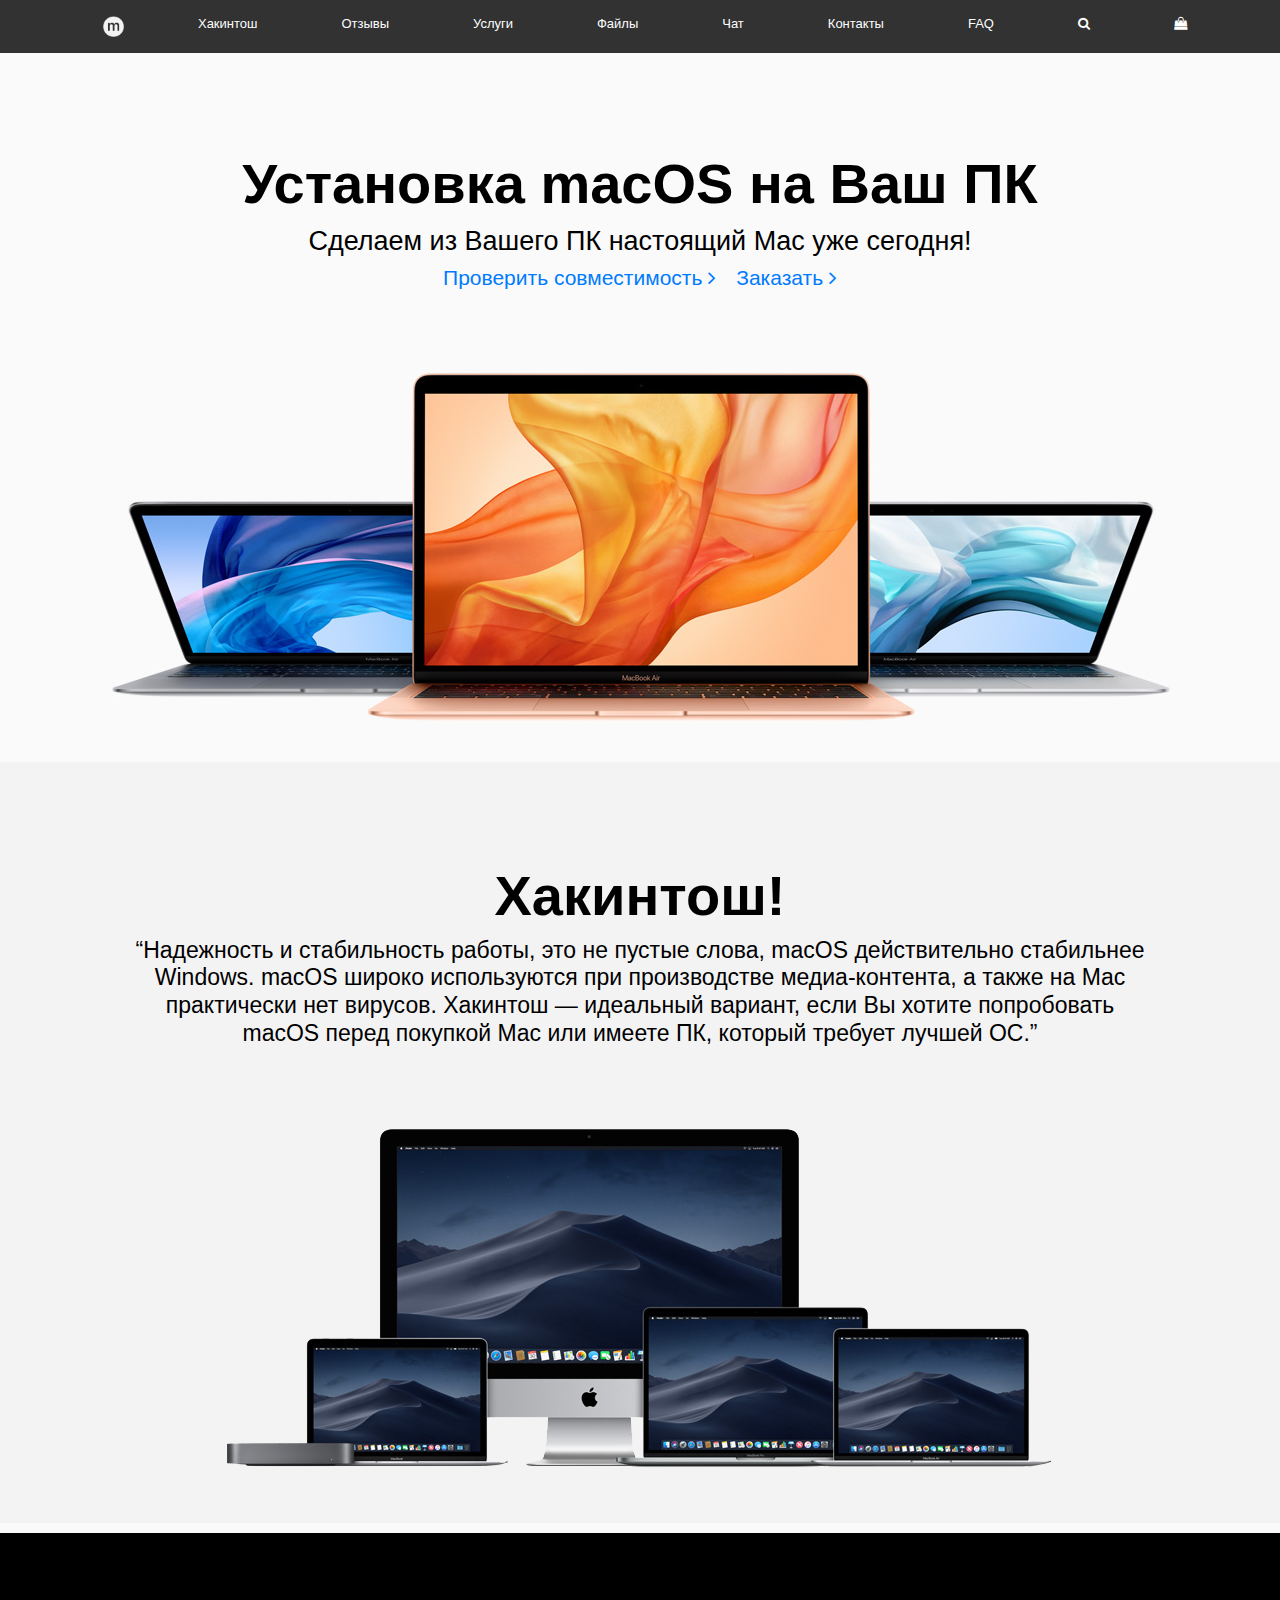
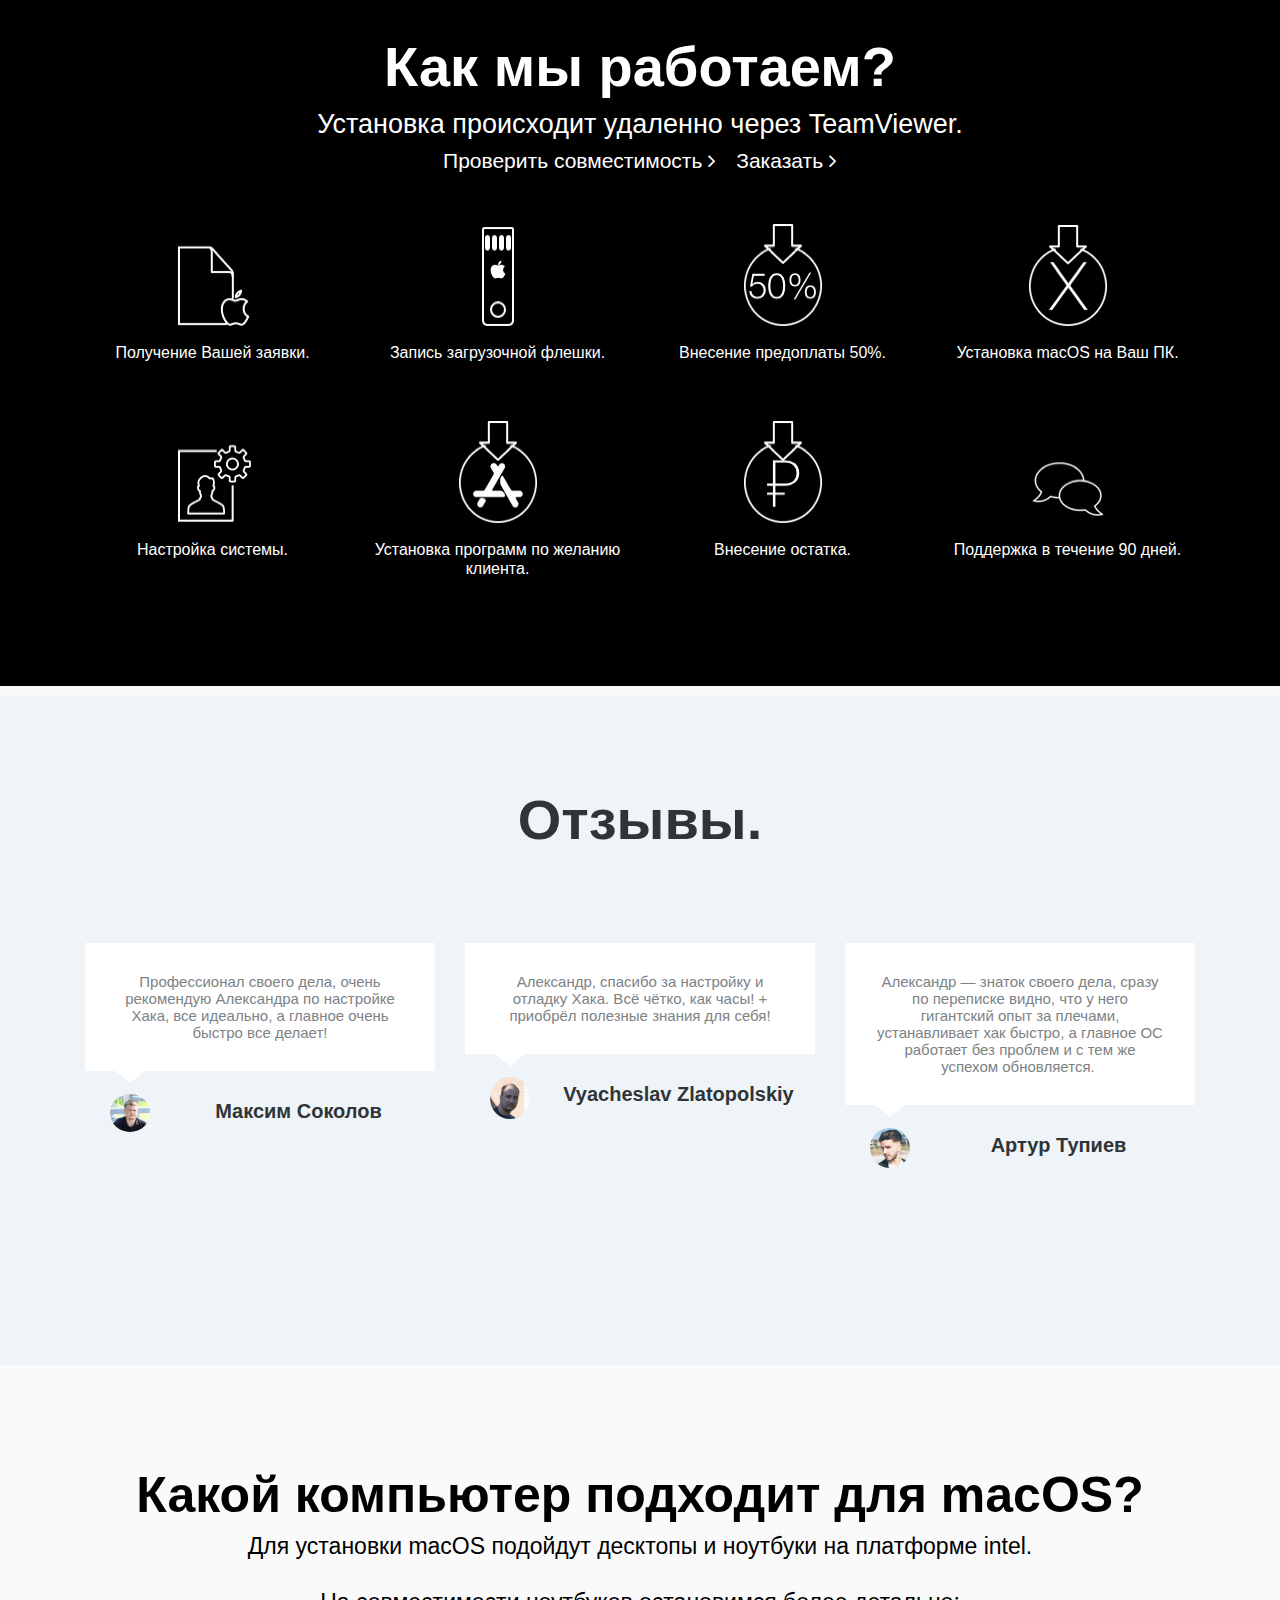
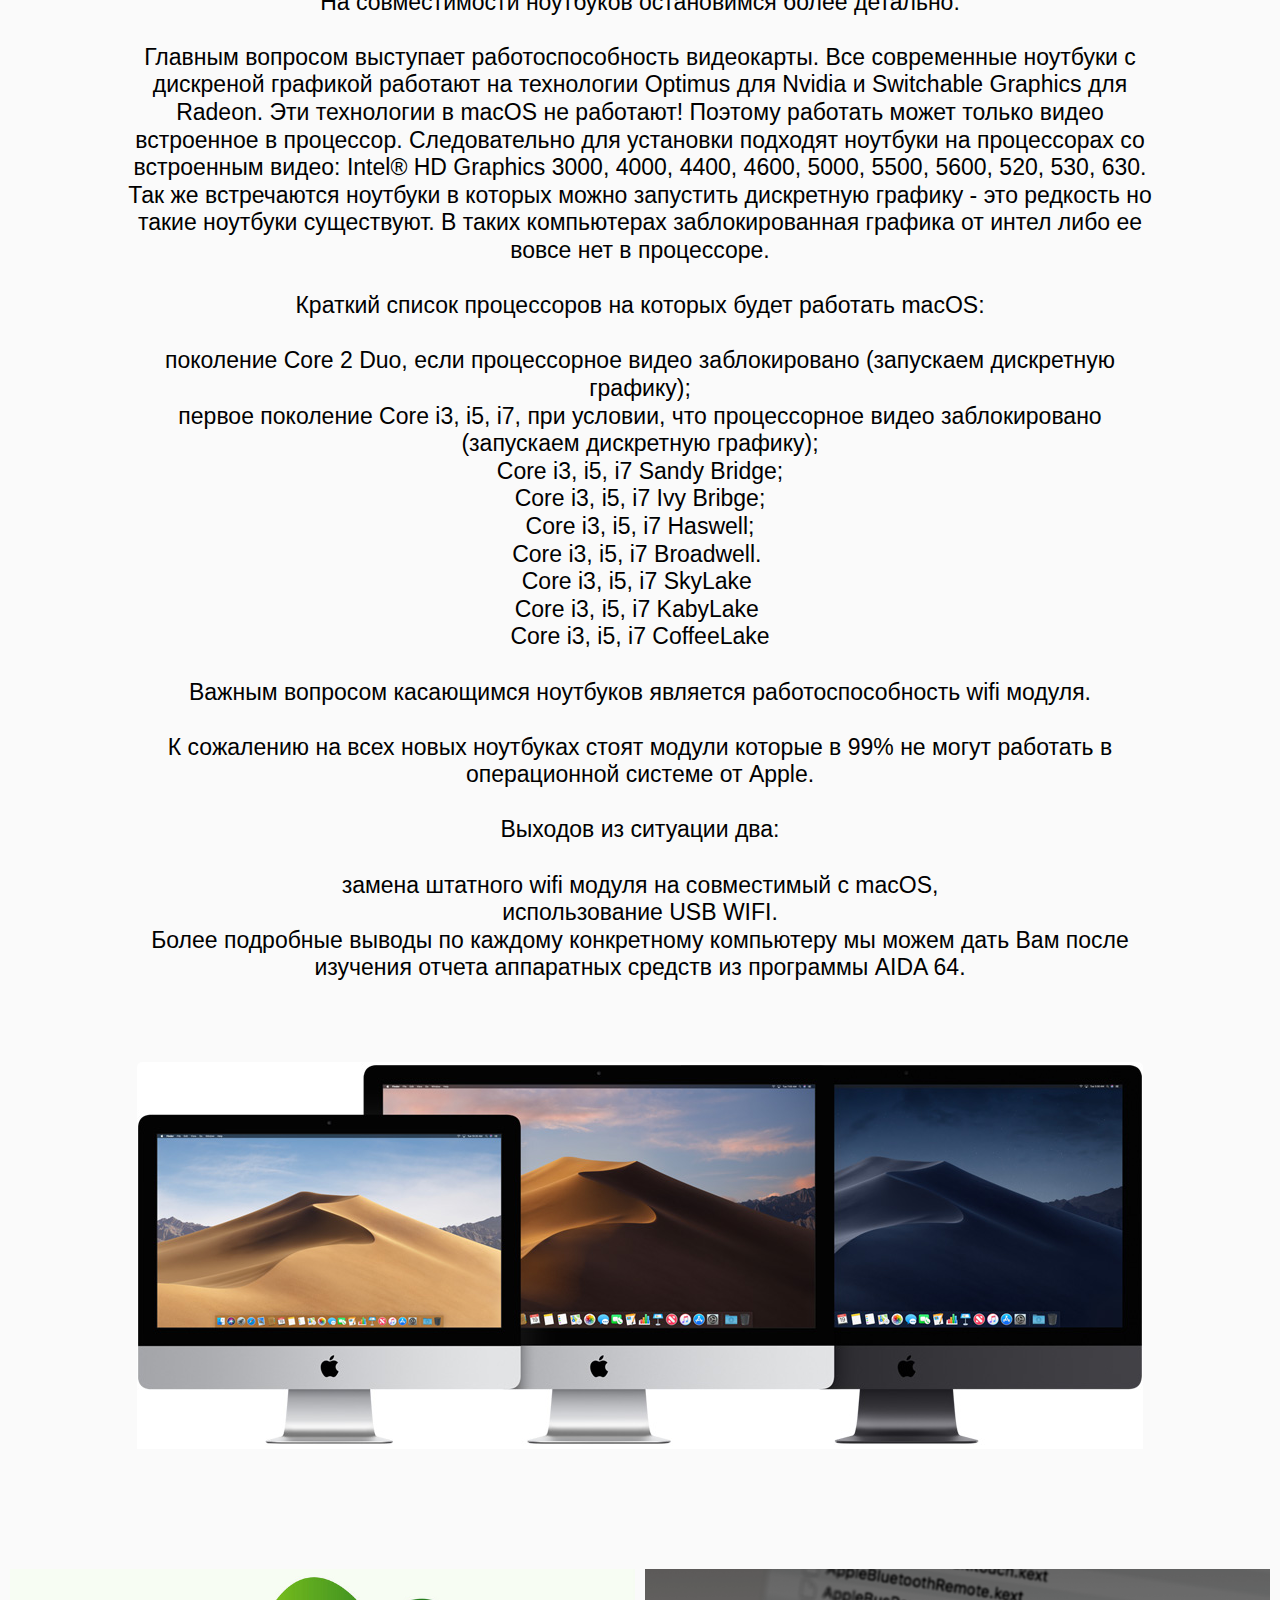
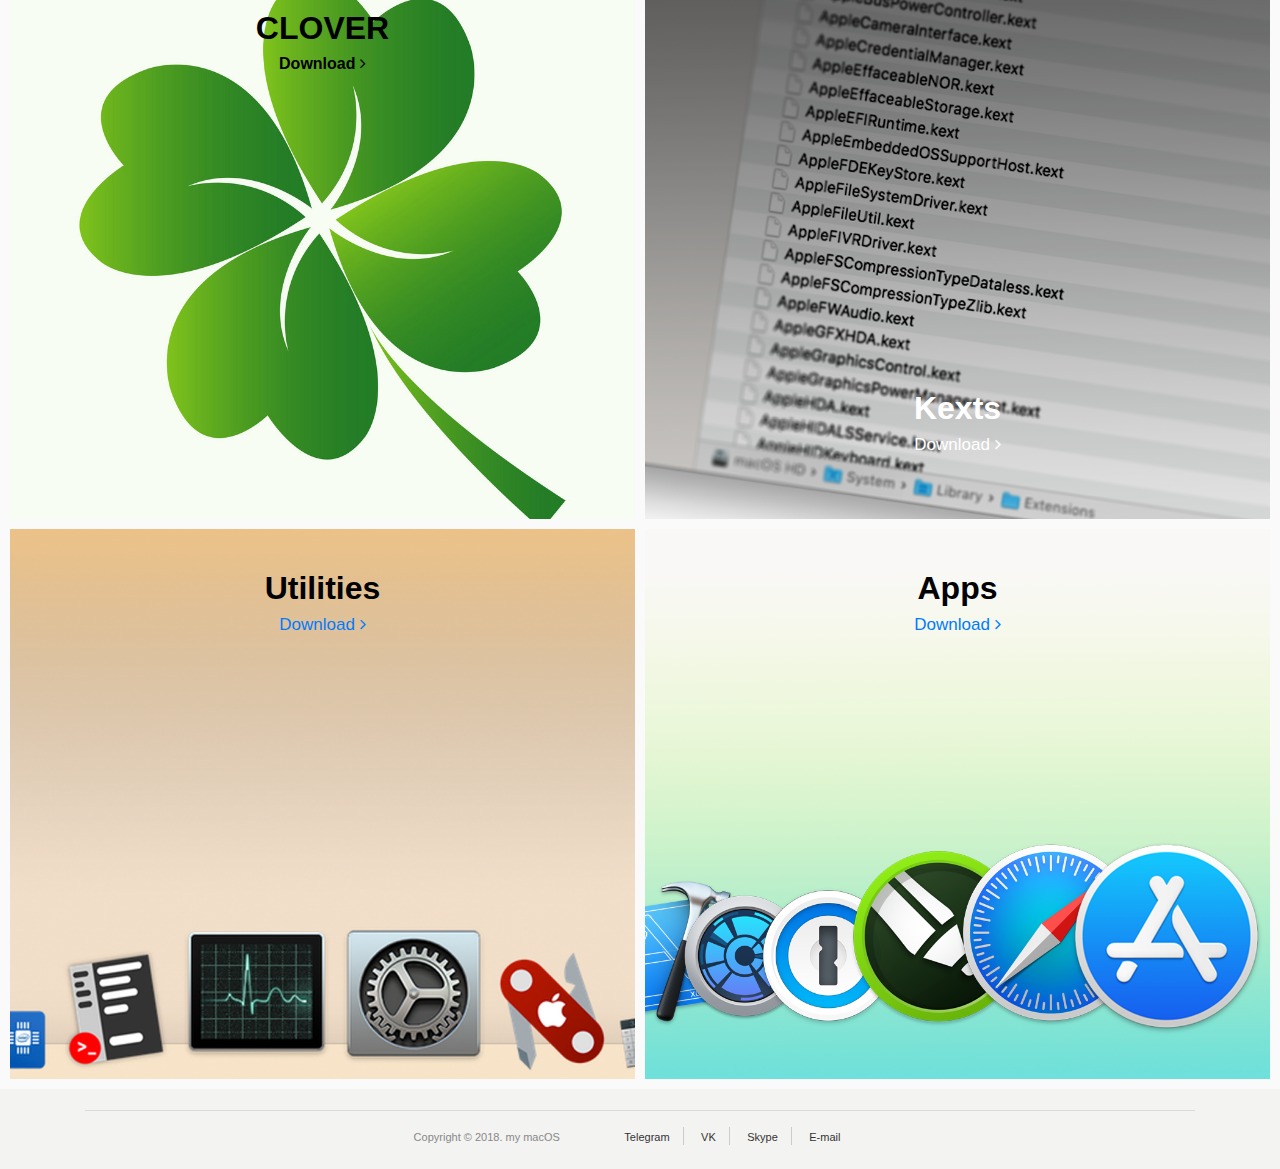
<file: index.html>
<!DOCTYPE html>
<html>

<head>
    <meta charset="utf-8">
    <meta name="viewport" content="width=device-width, initial-scale=1.0, shrink-to-fit=no">
    <title>Установка macOS на ПК, лучшая цена</title>
    <meta name="description" content="Установка macOS на PC, лучшая цена, профессиональная установка под ключ. 12 лет на рынке услуг.">
    <meta name="twitter:title" content="my macOS">
    <meta name="twitter:card" content="summary_large_image">
    <meta property="og:image" content="assets/img/mac_osx_large.svg">
    <meta http-equiv="keywords" content="Установка macOS на ПК, лучшая цена">
    <meta name="keywords" content="macOS Установка macOS, Hackintosh, Asus, Gigabyte, MSI, i3, i5, i7, OSXPC, applelife, hackintoshosx.net, Clover, kexts, virtualsmc, applealc, lilu, IntelHD, AMD, UHD, Retina, iMac, MacPro, macmini, MakBook, купить хакинтош">
    <meta property="og:type" content="website">
    <meta name="twitter:description" content="Hackintosh">
    <link rel="icon" type="image/png" sizes="16x16" href="assets/img/favicon.png">
    <link rel="stylesheet" href="assets/bootstrap/css/bootstrap.min.css">
    <link rel="manifest" href="manifest.json">
    <link rel="stylesheet" href="assets/fonts/font-awesome.min.css">
    <link rel="stylesheet" href="assets/css/Contact-FormModal-Contact-Form-with-Google-Map.css">
    <link rel="stylesheet" href="assets/css/Corporate-Footer-Clean.css">
    <link rel="stylesheet" href="assets/css/form.css">
    <link rel="stylesheet" href="assets/css/News-Cards.css">
    <link rel="stylesheet" href="assets/css/styles.css">
    <link rel="stylesheet" href="assets/css/Testimonials.css">
<link rel="shortcut icon" type="image/png" href="favicon.ico">  
</head>

<body>
    <nav class="navbar navbar-dark navbar-expand-md fixed-top bg-dark">
        <div class="container"><button class="navbar-toggler" data-toggle="collapse" data-target="#navcol-1"><span class="sr-only">Toggle navigation</span><span class="navbar-toggler-icon"></span></button>
            <div class="collapse navbar-collapse" id="navcol-1">
                <ul class="nav navbar-nav flex-grow-1 justify-content-between">
                    <li class="nav-item" role="presentation"><a class="nav-link" href="#"><img class="d-sm-flex image-1" src="assets/img/logo.png" width="21px"></a></li>
                    <li class="nav-item" role="presentation"><a class="nav-link text-center" href="#hackintosh">Хакинтош</a></li>
                    <li class="nav-item" role="presentation"><a class="nav-link text-center" href="#otzyv" style="font-size: 13px;">Отзывы</a></li>
                    <li class="nav-item" role="presentation"><a class="nav-link text-center" href="#uslugi" style="font-size: 13px;">Услуги</a></li>
                    <li class="nav-item" role="presentation"><a class="nav-link text-center" href="#files" style="font-size: 13px;">Файлы</a></li>
                    <li class="nav-item" role="presentation"><a class="nav-link text-center" href="https://t.me/Hackintosh_RU" style="font-size: 13px;">Чат</a></li>
                    <li class="nav-item" role="presentation"><a class="nav-link text-center" href="#contact" style="font-size: 13px;">Контакты</a></li>
                    <li class="nav-item" role="presentation"><a class="nav-link text-center" href="faq.html" style="font-size: 13px;">FAQ</a></li>
                    <li class="nav-item" role="presentation"><a class="nav-link text-center" href="#"><i class="fa fa-search" style="font-size: 13px;"></i></a></li>
                    <li class="nav-item" role="presentation"><a class="nav-link text-center" href="https://vk.com/hackintosh_osx"><i class="fa fa-shopping-bag" style="font-size: 13px;"></i></a></li>
                </ul>
            </div>
        </div>
    </nav>
    <section class="product iphone-x">
        <h1 alt="Установка macOS на PC">Установка macOS на Ваш ПК</h1>
        <h2 alt="Установка macOS на ПК"><strong>Сделаем из Вашего ПК настоящий Mac уже сегодня</strong>!</h2>
        <div class="links"><a href="#hardware" class="learn-more">Проверить совместимость&nbsp;<i class="fa fa-angle-right"></i></a><a href="https://vk.com/hackintosh_osx">Заказать&nbsp;<i class="fa fa-angle-right"></i></a></div><img class="img-fluid" src="assets/img/macbook_air__cdtxobde737m_large.jpg" style="padding-bottom: 30px;"></section>
    <section
        id="hackintosh" class="product ipad">
        <h1 alt="хакинтош"><strong>Хакинтош</strong>!</h1>
        <h2 alt="мак ос москва" style="font-size: 23px;">“Надежность и стабильность работы, это не пустые слова, macOS действительно стабильнее Windows. macOS широко используются при производстве медиа-контента, а также на Mac практически нет вирусов.&nbsp;Хакинтош — идеальный вариант, если Bы хотите
            попробовать macOS перед покупкой Mac или имеете ПК, который требует лучшей ОС.”</h2>
        <div class="links"></div><img class="img-fluid" src="assets/img/products_large.png" style="padding-bottom: 50px;" alt="install macOS"></section>
        <section id="uslugi" class="product macbook-pro dark">
            <h1 alt="Apple"><strong>Как мы работаем</strong>?</h1>
            <h2 alt="iPhoneXI">Установка происходит удаленно через TeamViewer.</h2>
            <div class="links small-link-margin" style="background-color: #000000;"><a href="#hardware" class="learn-more">Проверить совместимость&nbsp;<i class="fa fa-angle-right"></i></a><a href="https://vk.com/hackintosh_osx">Заказать&nbsp;<i class="fa fa-angle-right"></i></a></div>
            <div class="container" style="background-color: #000000;margin-top: 50px;">
                <div class="row" style="background-color: #000000;">
                    <div class="col-md-3" style="padding-bottom: 50px;"><img src="assets/img/report-88.png" style="padding-bottom: 10px;" alt="iPadPro">
                        <h1 class="text-center" style="font-size: 16px;font-weight: lighter;" alt="Apple Watch">Получение&nbsp;Вашей заявки.</h1>
                    </div>
                    <div class="col-md-3" style="padding-bottom: 50px;"><img src="assets/img/flash-88.png" style="padding-bottom: 10px;" alt="iMac19,1">
                        <h1 class="text-center" style="font-size: 16px;font-weight: lighter;" alt="mac osx установка">Запись загрузочной флешки.</h1>
                    </div>
                    <div class="col-md-3" style="padding-bottom: 50px;"><img src="assets/img/50--88.png" style="padding-bottom: 10px;" alt="macbook">
                        <h1 class="text-center" style="font-size: 16px;font-weight: lighter;">Внесение предоплаты 50%.</h1>
                    </div>
                    <div class="col" style="padding-bottom: 50px;"><img src="assets/img/osx-88.png" style="padding-bottom: 10px;" alt="macos киев">
                        <h1 class="text-center" style="font-size: 16px;font-weight: lighter;">Установка macOS на Ваш ПК.</h1>
                    </div>
                </div>
            </div>
            <div class="container" style="background-color: #000000;padding-bottom: 50px;">
                <div class="row" style="background-color: #000000;">
                    <div class="col-md-3" style="padding-bottom: 50px;"><img src="assets/img/setup-88.png" style="padding-bottom: 10px;" alt="хакинтош харьков">
                        <h1 class="text-center" style="font-size: 16px;font-weight: lighter;" alt="низкая цена">Настройка&nbsp;системы.</h1>
                    </div>
                    <div class="col-md-3" style="padding-bottom: 50px;"><img src="assets/img/appstore2-88.png" style="padding-bottom: 10px;" alt="lower price">
                        <h1 class="text-center" style="font-size: 16px;font-weight: lighter;">Установка программ по желанию клиента.</h1>
                    </div>
                    <div class="col-md-3" style="padding-bottom: 50px;"><img src="assets/img/rub-88.png" style="padding-bottom: 10px;" alt="дешевый мак">
                        <h1 class="text-center" style="font-size: 16px;font-weight: lighter;">Внесение&nbsp;остатка.</h1>
                    </div>
                    <div class="col" style="padding-bottom: 50px;"><img src="assets/img/support-88.png" style="padding-bottom: 10px;" alt="скидки">
                        <h1 class="text-center" style="font-size: 16px;font-weight: lighter;">Поддержка в&nbsp;течение 90 дней.</h1>
                    </div>
                </div>
            </div>
        </section>
        <!-- Start: Testimonials -->
        <div id="otzyv" class="testimonials-clean" style="padding-top: 50px;padding-bottom: 150px;">
            <div class="container">
                <!-- Start: Intro -->
                <div class="intro">
                    <h2 class="text-center" style="font-size: 56px;">Отзывы.</h2>
                </div>
                <!-- End: Intro -->
                <div class="row people">
                    <div class="col-md-6 col-lg-4 item">
                        <div class="box">
                            <p class="description">Профессионал своего дела, очень рекомендую Александра по настройке Хака, все идеально, а главное очень быстро все делает!</p>
                        </div>
                        <div class="author"><img class="rounded-circle" src="assets/img/eO3M3lwY0Qw.jpg">
                            <h5 class="name">Максим Соколов</h5>
                        </div>
                    </div>
                    <div class="col-md-6 col-lg-4 item">
                        <div class="box">
                            <p class="description">Александр, спасибо за настройку и отладку Хака. Всё чётко, как часы! + приобрёл полезные знания для себя!</p>
                        </div>
                        <div class="author"><img class="rounded-circle" src="assets/img/FfKUYMrpIt0.jpg">
                            <h5 class="name">Vyacheslav Zlatopolskiy</h5>
                        </div>
                    </div>
                    <div class="col-md-6 col-lg-4 item">
                        <div class="box">
                            <p class="description">Александр — знаток своего дела, сразу по переписке видно, что у него гигантский опыт за плечами, устанавливает хак быстро, а главное ОС работает без проблем и с тем же успехом обновляется.&nbsp;</p>
                        </div>
                        <div class="author"><img class="rounded-circle" src="assets/img/3.jpg">
                            <h5 class="name">Артур Тупиев</h5>
                        </div>
                    </div>
                </div>
            </div>
        </div>
        <!-- End: Testimonials -->
        <section id="hardware" class="product hack">
            <h1 class="head_first" style="font-size: 50px;">Какой компьютер подходит для macOS?</h1>
            <h2 style="font-size: 23px;">Для установки macOS подойдут десктопы и ноутбуки на платформе intel.<br><br>На совместимости ноутбуков остановимся более детально:<br><br>Главным вопросом выступает работоспособность видеокарты. Все современные ноутбуки с дискреной графикой
                работают на технологии Optimus для Nvidia и Switchable Graphics для Radeon. Эти технологии в macOS не работают! Поэтому работать может только видео встроенное в процессор. Следовательно для установки подходят ноутбуки на процессорах со
                встроенным видео: Intel® HD Graphics 3000, 4000, 4400, 4600, 5000, 5500, 5600, 520, 530, 630. Так же встречаются ноутбуки в которых можно запустить дискретную графику - это редкость но такие ноутбуки существуют. В таких компьютерах заблокированная
                графика от интел либо ее вовсе нет в процессоре.<br><br>Краткий список процессоров на которых будет работать macOS:<br><br>поколение Core 2 Duo, если процессорное видео заблокировано (запускаем дискретную графику);<br>первое поколение
                Core i3, i5, i7, при условии, что процессорное видео заблокировано (запускаем дискретную графику);<br>Core i3, i5, i7 Sandy Bridge;<br>Core i3, i5, i7 Ivy Bribge;<br>Core i3, i5, i7 Haswell;<br>Core i3, i5, i7 Broadwell.&nbsp;<br>Core
                i3, i5, i7 SkyLake&nbsp;<br>Core i3, i5, i7 KabyLake&nbsp;<br>Core i3, i5, i7 CoffeeLake<br><br>Важным вопросом касающимся ноутбуков является работоспособность wifi модуля.<br><br>К сожалению на всех новых ноутбуках стоят модули которые
                в 99% не могут работать в операционной системе от Apple.<br><br>Выходов из ситуации два:<br><br>замена штатного wifi модуля на совместимый с macOS,<br>использование USB WIFI.<br>Более подробные выводы по каждому конкретному компьютеру
                мы можем дать Вам после изучения отчета аппаратных средств из программы AIDA 64.</h2>
            <div class="links"></div><img class="img-fluid" src="assets/img/imac-3.jpg" style="padding-bottom: 50px;" alt="распродажа"></section>
        <div style="margin-bottom: 70px;"></div>
        <div class="row no-gutters products-grid" id="files">
            <div class="col-md-6">
                <div class="product-small" style="background-position: center;background-size: cover;background-repeat: no-repeat;background-image: url(&quot;assets/img/clover-4.jpg&quot;);">
                    <h3>CLOVER</h3><a href="https://sourceforge.net/projects/cloverefiboot/files/latest/download" class="clover">Download&nbsp;<i class="fa fa-angle-right"></i></a></div>
            </div>
            <div class="col-md-6">
                <div class="product-small behind-the-mac dark" style="background-position: bottom;background-size: cover;background-repeat: no-repeat;background-color: #d7e0e9;background-image: url(&quot;assets/img/kexts.png&quot;);">
                    <h3>Kexts</h3>
                    <div class="links small-link-margin"><a href="https://github.com/acidanthera">Download&nbsp;<i class="fa fa-angle-right"></i></a></div>
                </div>
            </div>
            <div class="col-md-6">
                <div class="product-small air-pods" style="background-position: bottom;background-size: cover;background-repeat: no-repeat;background-image: url(&quot;assets/img/app.png&quot;);">
                    <h3>Utilities</h3>
                    <div class="links small-link-margin"><a href="http://headsoft.com.au/download/mac/Hackintool.zip">Download&nbsp;<i class="fa fa-angle-right"></i></a></div>
                </div>
            </div>
            <div class="col-md-6">
                <div class="product-small apple-watch" style="background-position: center;background-size: cover;background-repeat: no-repeat;background-color: rgb(249,248,247);background-image: url(&quot;assets/img/apps.png&quot;);">
                    <h3>Apps</h3>
                    <div class="links small-link-margin"><a href="https://mac-torrent-download.net">Download&nbsp;<i class="fa fa-angle-right"></i></a></div>
                </div>
            </div>
        </div>
        <!-- Start: Corporate Footer Clean -->
        <footer id="contact" class="page-footer">
            <div class="container">
                <hr>
                <div class="footer-legal">
                    <div class="d-inline-block copyright">
                        <p class="d-inline-block">Copyright © 2018. my macOS<br></p>
                    </div>
                    <div class="d-inline-block legal-links">
                        <div class="d-inline-block item"><a href="https://t.me/Hackintosh_RU" style="text-decoration: none;font-size: 11px;color: #333;">Telegram</a></div>
                        <div class="d-inline-block item"><a href="https://vk.com/hackintosh_osx" style="text-decoration: blink;font-size: 11px;color: #333;">VK</a></div>
                        <div class="d-inline-block item"><a href="skype:alexandr.r5" style="text-decoration: blink;font-size: 11px;color: #333;">Skype</a></div>
                        <div class="d-inline-block item"><a href="mailto:my.macos.vk@gmail.com" style="text-decoration: blink;font-size: 11px;color: #333;">E-mail</a></div>
                    </div>
                </div>
            </div>
        </footer>
        <!-- End: Corporate Footer Clean -->
        <script src="assets/js/jquery.min.js"></script>
        <script src="assets/bootstrap/js/bootstrap.min.js"></script>
        <script src="assets/js/Contact-FormModal-Contact-Form-with-Google-Map.js"></script>
        <script>
window.replainSettings = { id: '6f698bf2-fcca-4bc3-baab-a48453d9fee1' };
(function(u){var s=document.createElement('script');s.type='text/javascript';s.async=true;s.src=u;
var x=document.getElementsByTagName('script')[0];x.parentNode.insertBefore(s,x);
})('https://widget.replain.cc/dist/client.js');
</script>
</body>

</html>
</file>
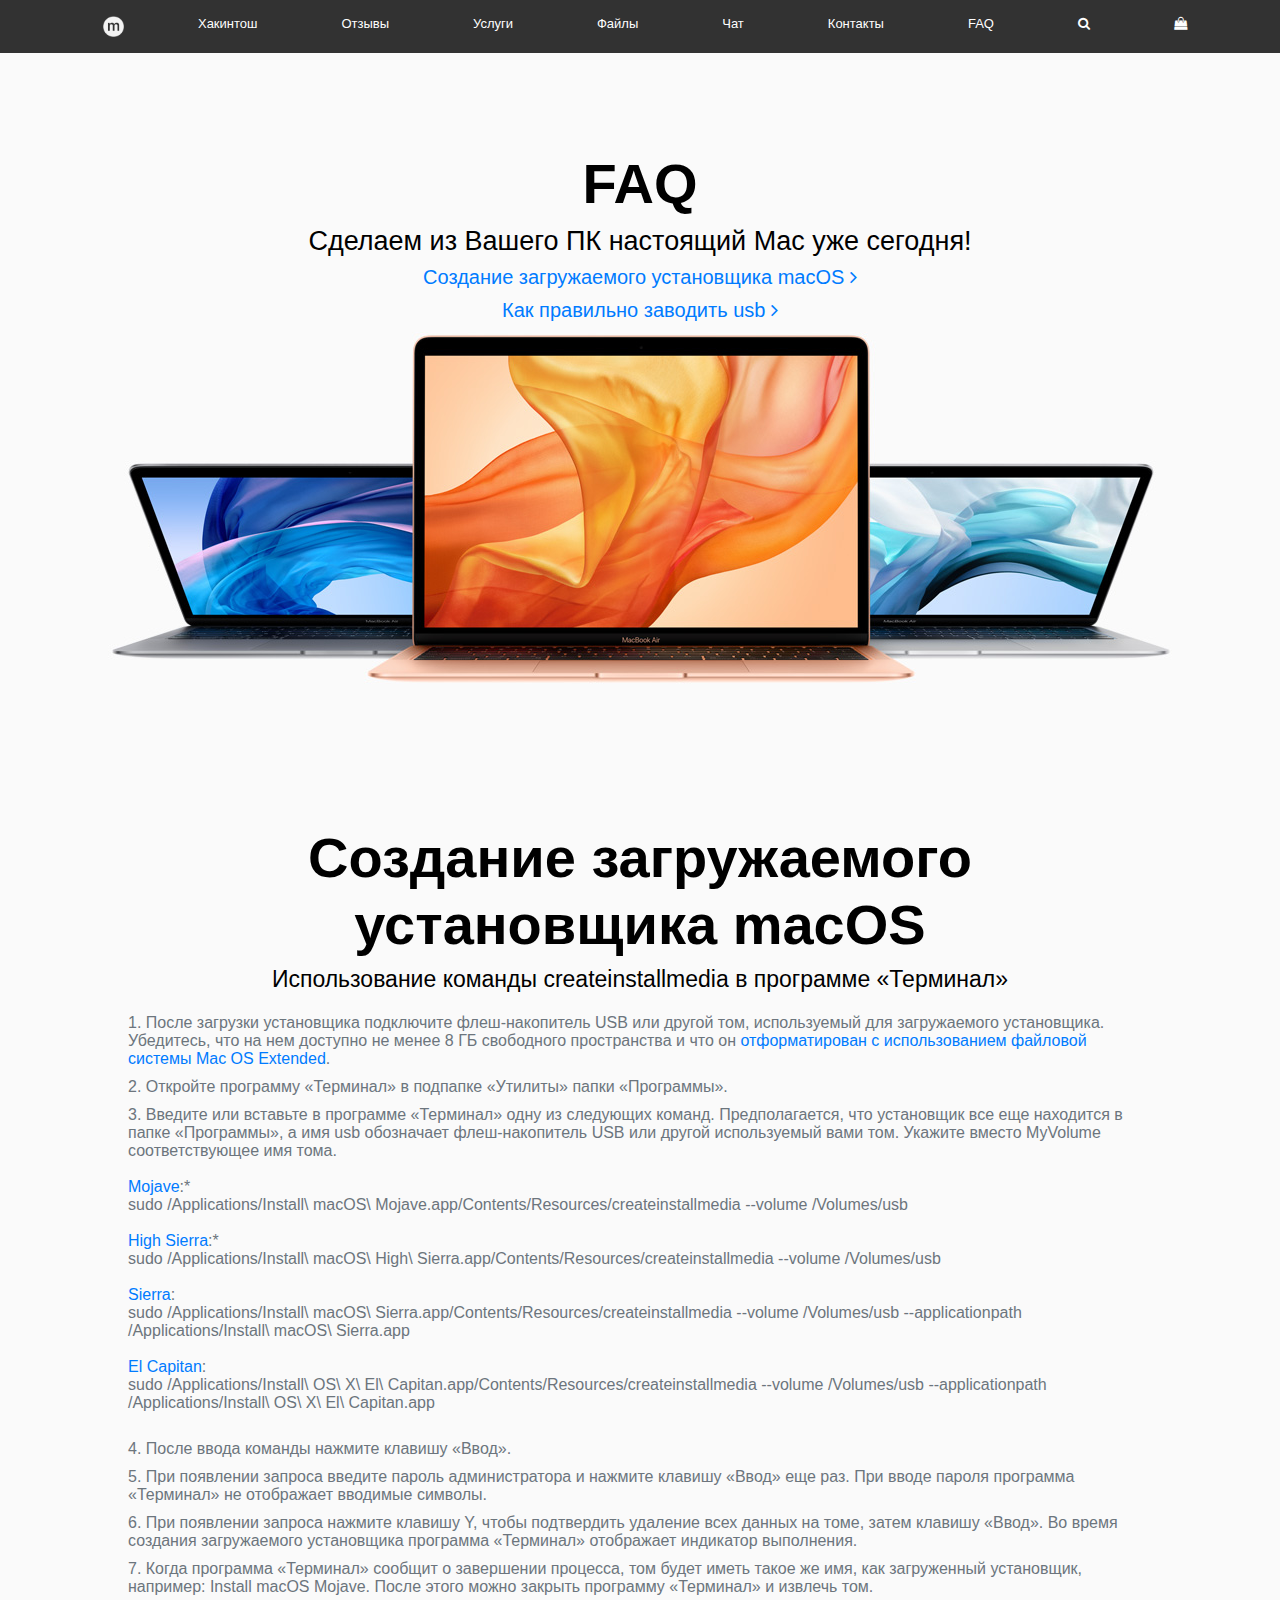
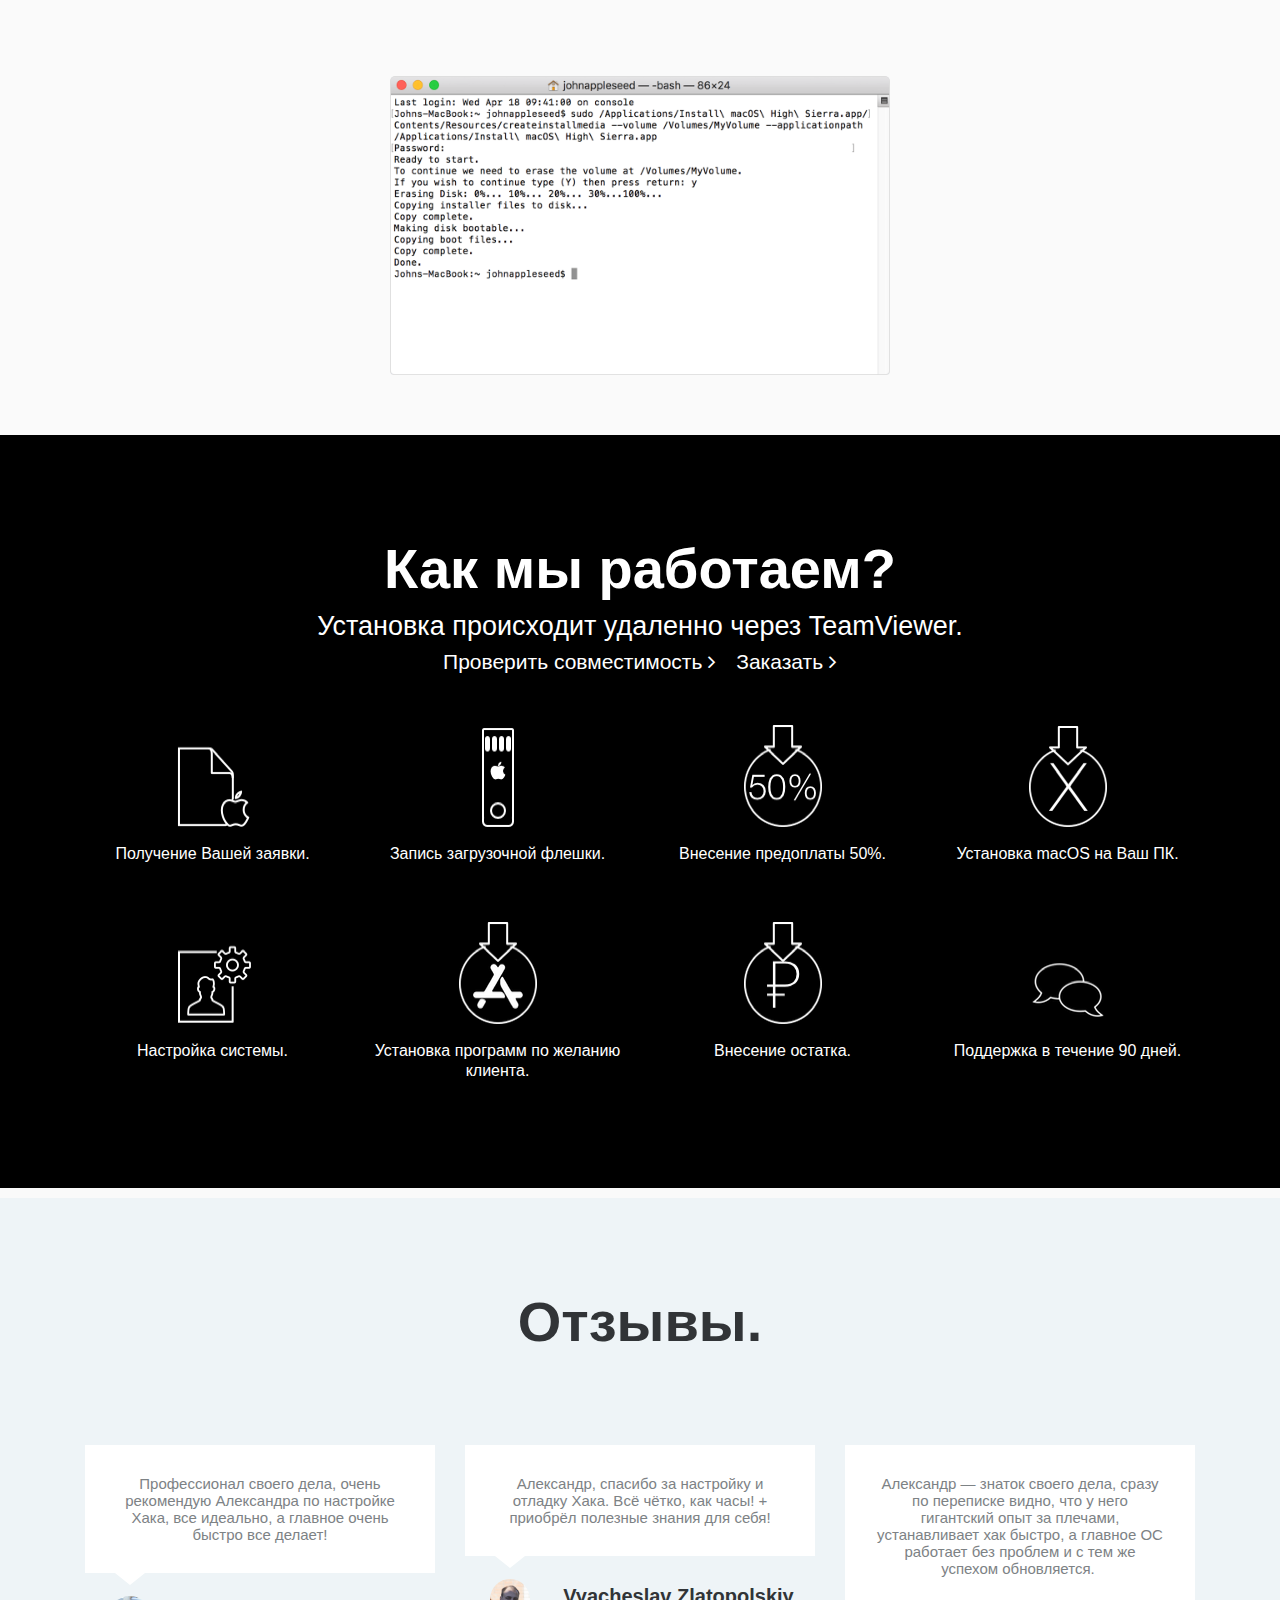
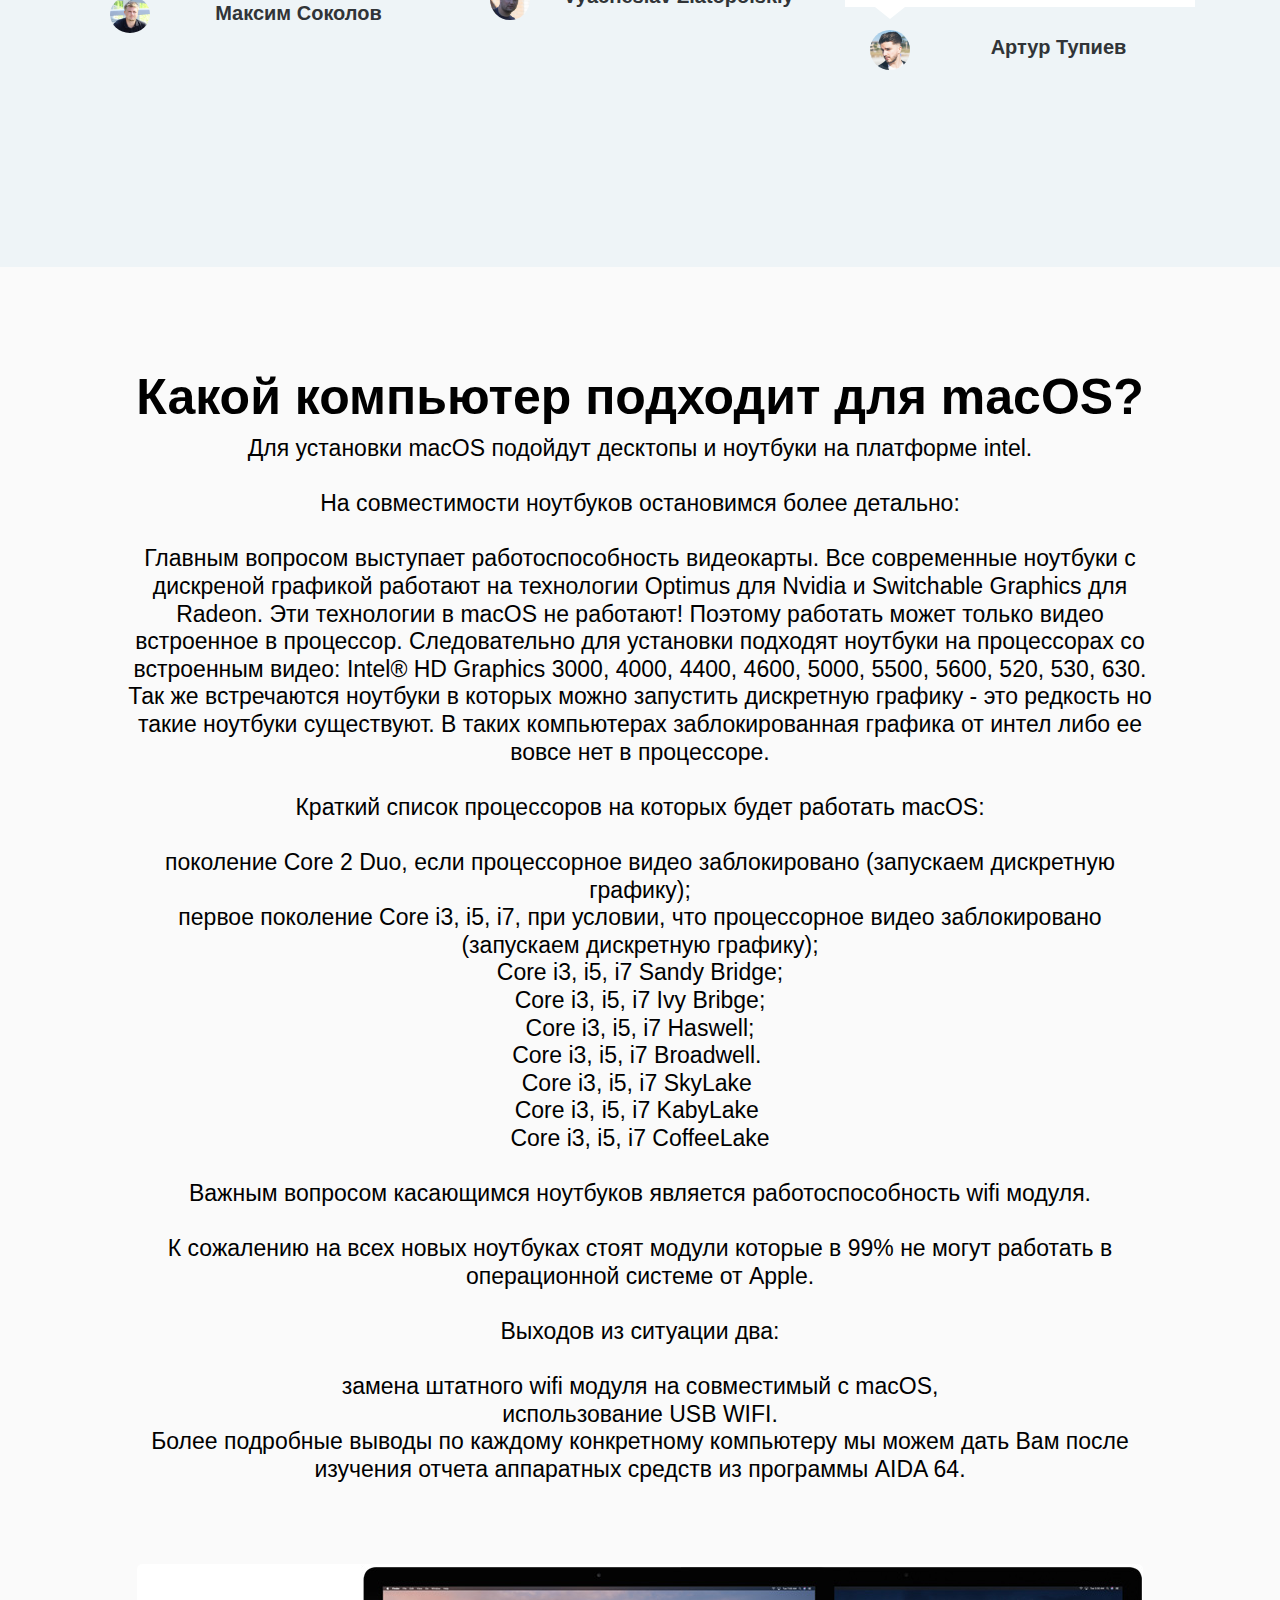
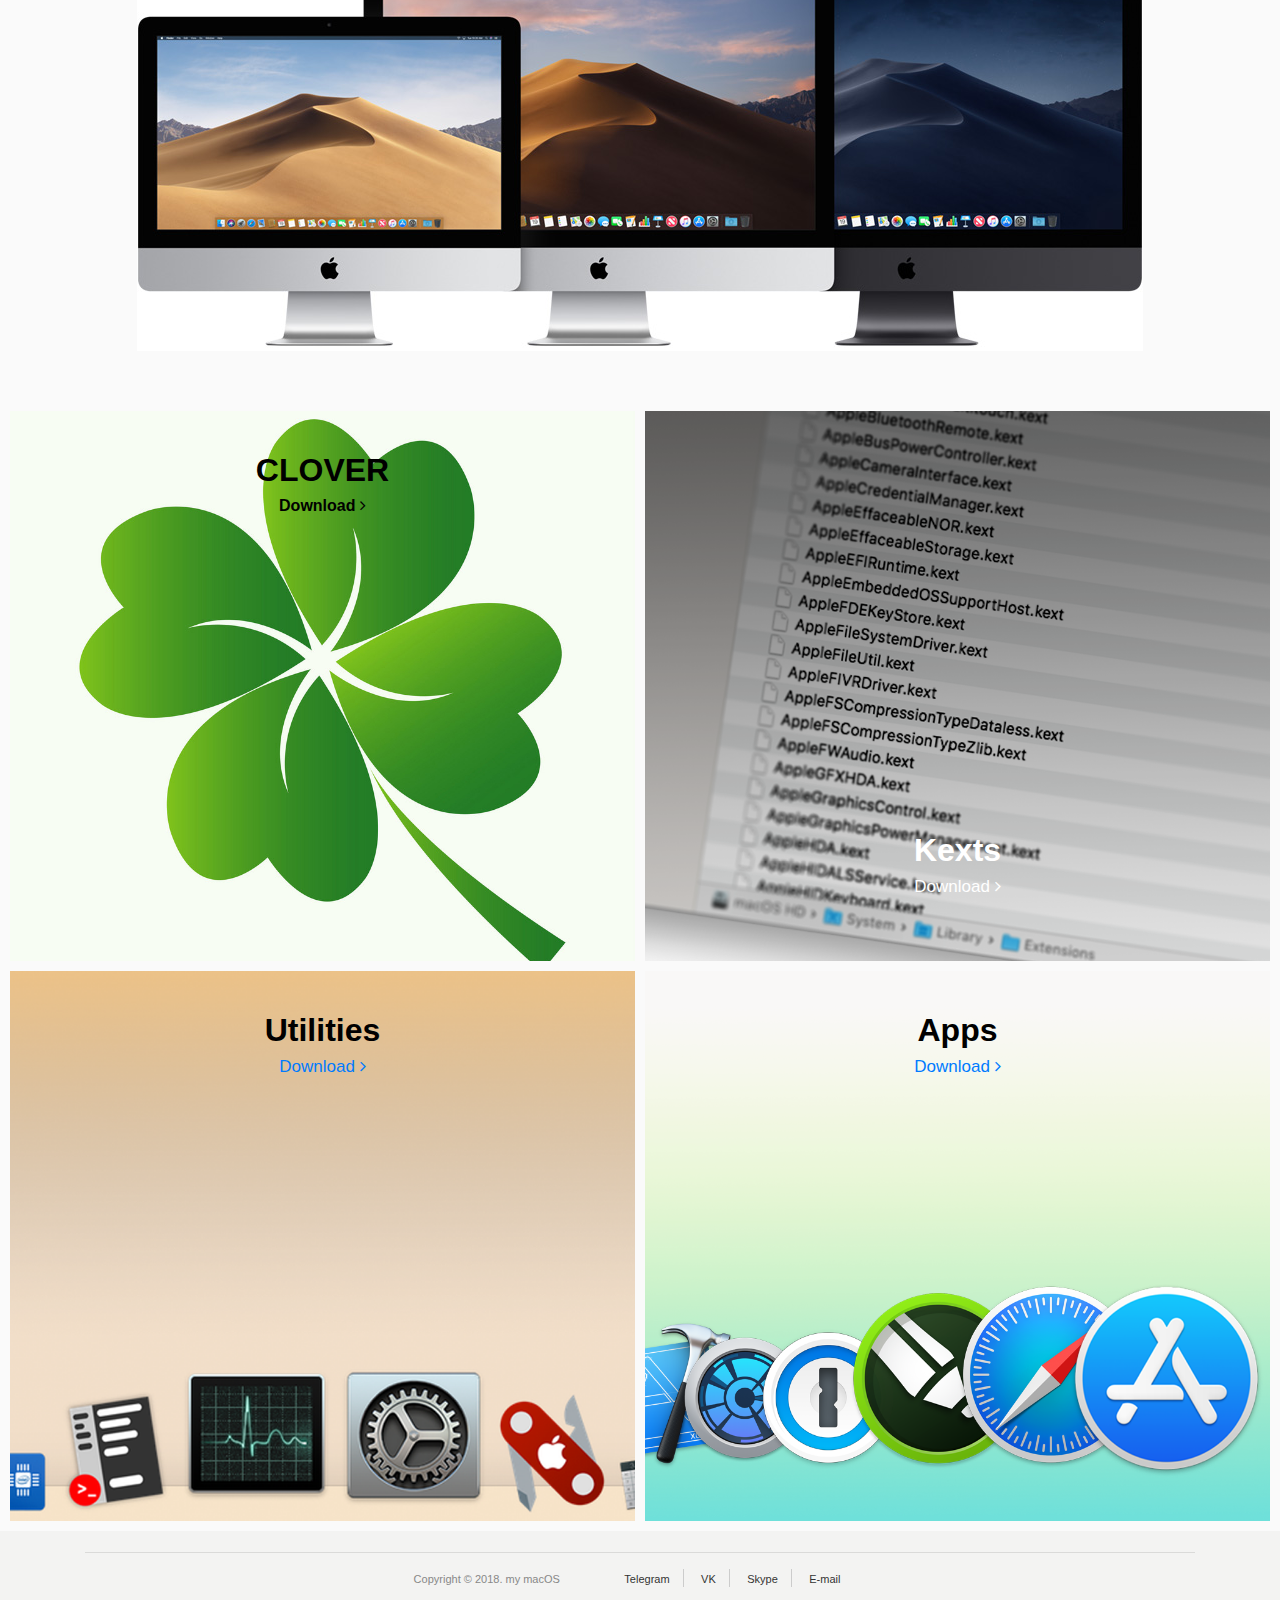
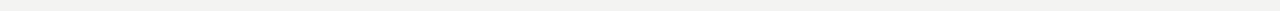
<file: faq.html>
<!DOCTYPE html>
<html>

<head>
    <meta charset="utf-8">
    <meta name="viewport" content="width=device-width, initial-scale=1.0, shrink-to-fit=no">
    <title>Установка macOS на ПК, лучшая цена</title>
    <meta name="description" content="Установка macOS на PC, лучшая цена, профессиональная установка под ключ. 12 лет на рынке услуг.">
    <meta name="twitter:title" content="my macOS">
    <meta name="twitter:card" content="summary_large_image">
    <meta property="og:image" content="assets/img/mac_osx_large.svg">
    <meta http-equiv="keywords" content="Установка macOS на ПК, лучшая цена">
    <meta name="keywords" content="macOS Установка macOS, Hackintosh, Asus, Gigabyte, MSI, i3, i5, i7, OSXPC, applelife, hackintoshosx.net, Clover, kexts, virtualsmc, applealc, lilu, IntelHD, AMD, UHD, Retina, iMac, MacPro, macmini, MakBook, купить хакинтош">
    <meta property="og:type" content="website">
    <meta name="twitter:description" content="Hackintosh">
    <link rel="icon" type="image/png" sizes="16x16" href="assets/img/favicon.png">
    <link rel="stylesheet" href="assets/bootstrap/css/bootstrap.min.css">
    <link rel="manifest" href="manifest.json">
    <link rel="stylesheet" href="assets/fonts/font-awesome.min.css">
    <link rel="stylesheet" href="assets/css/Contact-FormModal-Contact-Form-with-Google-Map.css">
    <link rel="stylesheet" href="assets/css/Corporate-Footer-Clean.css">
    <link rel="stylesheet" href="assets/css/form.css">
    <link rel="stylesheet" href="assets/css/News-Cards.css">
    <link rel="stylesheet" href="assets/css/styles.css">
    <link rel="stylesheet" href="assets/css/Testimonials.css">
<link rel="shortcut icon" type="image/png" href="favicon.ico">  
</head>

<body>
    <nav class="navbar navbar-dark navbar-expand-md fixed-top bg-dark">
        <div class="container"><button class="navbar-toggler" data-toggle="collapse" data-target="#navcol-1"><span class="sr-only">Toggle navigation</span><span class="navbar-toggler-icon"></span></button>
            <div class="collapse navbar-collapse" id="navcol-1">
                <ul class="nav navbar-nav flex-grow-1 justify-content-between">
                    <li class="nav-item" role="presentation"><a class="nav-link" href="index.html"><img class="d-sm-flex image-1" src="assets/img/logo.png" width="21px"></a></li>
                    <li class="nav-item" role="presentation"><a class="nav-link text-center" href="#hackintosh">Хакинтош</a></li>
                    <li class="nav-item" role="presentation"><a class="nav-link text-center" href="#otzyv" style="font-size: 13px;">Отзывы</a></li>
                    <li class="nav-item" role="presentation"><a class="nav-link text-center" href="#uslugi" style="font-size: 13px;">Услуги</a></li>
                    <li class="nav-item" role="presentation"><a class="nav-link text-center" href="#files" style="font-size: 13px;">Файлы</a></li>
                    <li class="nav-item" role="presentation"><a class="nav-link text-center" href="https://t.me/Hackintosh_RU" style="font-size: 13px;">Чат</a></li>
                    <li class="nav-item" role="presentation"><a class="nav-link text-center" href="#contact" style="font-size: 13px;">Контакты</a></li>
                    <li class="nav-item" role="presentation"><a class="nav-link text-center" href="#contact" style="font-size: 13px;">FAQ</a></li>
                    <li class="nav-item" role="presentation"><a class="nav-link text-center" href="#"><i class="fa fa-search" style="font-size: 13px;"></i></a></li>
                    <li class="nav-item" role="presentation"><a class="nav-link text-center" href="https://vk.com/hackintosh_osx"><i class="fa fa-shopping-bag" style="font-size: 13px;"></i></a></li>
                </ul>
            </div>
        </div>
    </nav>
    <section class="product iphone-x">
        <h1 alt="Установка macOS на PC">FAQ</h1>
        <h2 alt="Установка macOS на ПК"><strong>Сделаем из Вашего ПК настоящий Mac уже сегодня</strong>!</h2>
        <div class="links_faq" style="margin-bottom: 10px;"><a href="#install_mac" class="learn-more" style="font-size: 20px;">Создание загружаемого установщика macOS&nbsp;<i class="fa fa-angle-right"></i></a></div>
        <div class="links_faq" style="margin-bottom: 10px;"><a href="#install_mac" class="learn-more" style="font-size: 20px;">Как правильно заводить usb&nbsp;<i class="fa fa-angle-right"></i></a></div><img class="img-fluid" src="assets/img/macbook_air__cdtxobde737m_large.jpg" style="padding-bottom: 30px;"></section>
    <section id="install_mac"
        class="product help" style="max-width: 80%;margin-left: 10%;">
        <h1 alt="хакинтош">Создание загружаемого установщика macOS</h1>
        <h2 alt="мак ос москва" style="font-size: 23px;margin-bottom: 20px;">Использование команды createinstallmedia в программе «Терминал»</h2><small class="form-text text-left text-muted" style="margin-bottom: 10px;font-size: 16px;">1. После загрузки установщика подключите флеш-накопитель USB или другой том, используемый для загружаемого установщика. Убедитесь, что на нем доступно не менее 8&nbsp;ГБ свободного пространства и что он&nbsp;<a href="https://support.apple.com/ru-ru/HT208496">отформатирован с использованием файловой системы Mac&nbsp;OS Extended</a>.</small>
        <small
            class="form-text text-left text-muted" style="margin-bottom: 10px;font-size: 16px;">2. Откройте программу «Терминал» в подпапке «Утилиты» папки «Программы».</small><small class="form-text text-left text-muted" style="margin-bottom: 10px;font-size: 16px;">3. Введите или вставьте в программе «Терминал» одну из следующих команд. Предполагается, что установщик все еще находится в папке «Программы», а имя usb обозначает флеш-накопитель USB или другой используемый вами том. Укажите вместо&nbsp;MyVolume соответствующее имя тома.<br><br><a href="https://support.apple.com/ru-ru/HT201475">Mojave</a>:*<br>sudo /Applications/Install\ macOS\ Mojave.app/Contents/Resources/createinstallmedia --volume /Volumes/usb<br><br><a href="https://support.apple.com/ru-ru/HT208969">High Sierra</a>:*<br>sudo /Applications/Install\ macOS\ High\ Sierra.app/Contents/Resources/createinstallmedia --volume /Volumes/usb<br><br><a href="https://support.apple.com/ru-ru/HT208202">Sierra</a>:<br>sudo /Applications/Install\ macOS\ Sierra.app/Contents/Resources/createinstallmedia --volume /Volumes/usb --applicationpath /Applications/Install\ macOS\ Sierra.app<br><br><a href="https://support.apple.com/ru-ru/HT206886">El Capitan</a>:<br>sudo /Applications/Install\ OS\ X\ El\ Capitan.app/Contents/Resources/createinstallmedia --volume /Volumes/usb --applicationpath /Applications/Install\ OS\ X\ El\ Capitan.app<br><br></small>
            <small
                class="form-text text-left text-muted" style="margin-bottom: 10px;font-size: 16px;">4. После ввода команды нажмите клавишу «Ввод».<br></small><small class="form-text text-left text-muted" style="margin-bottom: 10px;font-size: 16px;">5. При появлении запроса введите пароль администратора и нажмите клавишу «Ввод» еще раз. При вводе пароля программа «Терминал» не отображает вводимые символы.<br></small>
                <small
                    class="form-text text-left text-muted" style="margin-bottom: 10px;font-size: 16px;">6. При появлении запроса нажмите клавишу&nbsp;Y,&nbsp;чтобы подтвердить удаление всех данных на томе, затем клавишу «Ввод». Во время создания загружаемого установщика программа «Терминал» отображает индикатор выполнения. &nbsp;<br></small>
                    <small
                        class="form-text text-left text-muted" style="margin-bottom: 10px;font-size: 16px;">7. Когда программа «Терминал» сообщит о завершении процесса, том будет иметь такое же имя, как загруженный установщик, например: Install macOS&nbsp;Mojave. После этого можно закрыть программу «Терминал» и извлечь том.<br></small>
                        <div
                            class="links"></div><img class="img-fluid" src="assets/img/macos-high-sierra-terminal-create-bootable-installer.png" width="500" style="padding-bottom: 50px;" alt="install macOS"></section>
    <section id="uslugi" class="product macbook-pro dark">
        <h1 alt="Apple"><strong>Как мы работаем</strong>?</h1>
        <h2 alt="iPhoneXI">Установка происходит удаленно через TeamViewer.</h2>
        <div class="links small-link-margin" style="background-color: #000000;"><a href="#hardware" class="learn-more">Проверить совместимость&nbsp;<i class="fa fa-angle-right"></i></a><a href="index.php">Заказать&nbsp;<i class="fa fa-angle-right"></i></a></div>
        <div class="container" style="background-color: #000000;margin-top: 50px;">
            <div class="row" style="background-color: #000000;">
                <div class="col-md-3" style="padding-bottom: 50px;"><img src="assets/img/report-88.png" style="padding-bottom: 10px;" alt="iPadPro">
                    <h1 class="text-center" style="font-size: 16px;font-weight: lighter;" alt="Apple Watch">Получение&nbsp;Вашей заявки.</h1>
                </div>
                <div class="col-md-3" style="padding-bottom: 50px;"><img src="assets/img/flash-88.png" style="padding-bottom: 10px;" alt="iMac19,1">
                    <h1 class="text-center" style="font-size: 16px;font-weight: lighter;" alt="mac osx установка">Запись загрузочной флешки.</h1>
                </div>
                <div class="col-md-3" style="padding-bottom: 50px;"><img src="assets/img/50--88.png" style="padding-bottom: 10px;" alt="macbook">
                    <h1 class="text-center" style="font-size: 16px;font-weight: lighter;">Внесение предоплаты 50%.</h1>
                </div>
                <div class="col" style="padding-bottom: 50px;"><img src="assets/img/osx-88.png" style="padding-bottom: 10px;" alt="macos киев">
                    <h1 class="text-center" style="font-size: 16px;font-weight: lighter;">Установка macOS на Ваш ПК.</h1>
                </div>
            </div>
        </div>
        <div class="container" style="background-color: #000000;padding-bottom: 50px;">
            <div class="row" style="background-color: #000000;">
                <div class="col-md-3" style="padding-bottom: 50px;"><img src="assets/img/setup-88.png" style="padding-bottom: 10px;" alt="хакинтош харьков">
                    <h1 class="text-center" style="font-size: 16px;font-weight: lighter;" alt="низкая цена">Настройка&nbsp;системы.</h1>
                </div>
                <div class="col-md-3" style="padding-bottom: 50px;"><img src="assets/img/appstore2-88.png" style="padding-bottom: 10px;" alt="lower price">
                    <h1 class="text-center" style="font-size: 16px;font-weight: lighter;">Установка программ по желанию клиента.</h1>
                </div>
                <div class="col-md-3" style="padding-bottom: 50px;"><img src="assets/img/rub-88.png" style="padding-bottom: 10px;" alt="дешевый мак">
                    <h1 class="text-center" style="font-size: 16px;font-weight: lighter;">Внесение&nbsp;остатка.</h1>
                </div>
                <div class="col" style="padding-bottom: 50px;"><img src="assets/img/support-88.png" style="padding-bottom: 10px;" alt="скидки">
                    <h1 class="text-center" style="font-size: 16px;font-weight: lighter;">Поддержка в&nbsp;течение 90 дней.</h1>
                </div>
            </div>
        </div>
    </section>
    <!-- Start: Testimonials -->
    <div id="otzyv" class="testimonials-clean" style="padding-top: 50px;padding-bottom: 150px;">
        <div class="container">
            <!-- Start: Intro -->
            <div class="intro">
                <h2 class="text-center" style="font-size: 56px;">Отзывы.</h2>
            </div>
            <!-- End: Intro -->
            <div class="row people">
                <div class="col-md-6 col-lg-4 item">
                    <div class="box">
                        <p class="description">Профессионал своего дела, очень рекомендую Александра по настройке Хака, все идеально, а главное очень быстро все делает!</p>
                    </div>
                    <div class="author"><img class="rounded-circle" src="assets/img/eO3M3lwY0Qw.jpg">
                        <h5 class="name">Максим Соколов</h5>
                    </div>
                </div>
                <div class="col-md-6 col-lg-4 item">
                    <div class="box">
                        <p class="description">Александр, спасибо за настройку и отладку Хака. Всё чётко, как часы! + приобрёл полезные знания для себя!</p>
                    </div>
                    <div class="author"><img class="rounded-circle" src="assets/img/FfKUYMrpIt0.jpg">
                        <h5 class="name">Vyacheslav Zlatopolskiy</h5>
                    </div>
                </div>
                <div class="col-md-6 col-lg-4 item">
                    <div class="box">
                        <p class="description">Александр — знаток своего дела, сразу по переписке видно, что у него гигантский опыт за плечами, устанавливает хак быстро, а главное ОС работает без проблем и с тем же успехом обновляется.&nbsp;</p>
                    </div>
                    <div class="author"><img class="rounded-circle" src="assets/img/3.jpg">
                        <h5 class="name">Артур Тупиев</h5>
                    </div>
                </div>
            </div>
        </div>
    </div>
    <!-- End: Testimonials -->
    <section id="hardware" class="product hack">
        <h1 class="head_first" style="font-size: 50px;">Какой компьютер подходит для macOS?</h1>
        <h2 style="font-size: 23px;">Для установки macOS подойдут десктопы и ноутбуки на платформе intel.<br><br>На совместимости ноутбуков остановимся более детально:<br><br>Главным вопросом выступает работоспособность видеокарты. Все современные ноутбуки с дискреной графикой работают
            на технологии Optimus для Nvidia и Switchable Graphics для Radeon. Эти технологии в macOS не работают! Поэтому работать может только видео встроенное в процессор. Следовательно для установки подходят ноутбуки на процессорах со встроенным видео:
            Intel® HD Graphics 3000, 4000, 4400, 4600, 5000, 5500, 5600, 520, 530, 630. Так же встречаются ноутбуки в которых можно запустить дискретную графику - это редкость но такие ноутбуки существуют. В таких компьютерах заблокированная графика от
            интел либо ее вовсе нет в процессоре.<br><br>Краткий список процессоров на которых будет работать macOS:<br><br>поколение Core 2 Duo, если процессорное видео заблокировано (запускаем дискретную графику);<br>первое поколение Core i3, i5, i7,
            при условии, что процессорное видео заблокировано (запускаем дискретную графику);<br>Core i3, i5, i7 Sandy Bridge;<br>Core i3, i5, i7 Ivy Bribge;<br>Core i3, i5, i7 Haswell;<br>Core i3, i5, i7 Broadwell.&nbsp;<br>Core i3, i5, i7 SkyLake&nbsp;<br>Core
            i3, i5, i7 KabyLake&nbsp;<br>Core i3, i5, i7 CoffeeLake<br><br>Важным вопросом касающимся ноутбуков является работоспособность wifi модуля.<br><br>К сожалению на всех новых ноутбуках стоят модули которые в 99% не могут работать в операционной
            системе от Apple.<br><br>Выходов из ситуации два:<br><br>замена штатного wifi модуля на совместимый с macOS,<br>использование USB WIFI.<br>Более подробные выводы по каждому конкретному компьютеру мы можем дать Вам после изучения отчета аппаратных
            средств из программы AIDA 64.</h2>
        <div class="links"></div><img class="img-fluid" src="assets/img/imac-3.jpg" style="padding-bottom: 50px;" alt="распродажа"></section>
    <div class="row no-gutters products-grid">
        <div class="col-md-6" id="files">
            <div class="product-small" style="background-position: center;background-size: cover;background-repeat: no-repeat;background-image: url(&quot;assets/img/clover-4.jpg&quot;);">
                <h3>CLOVER</h3><a href="https://sourceforge.net/projects/cloverefiboot/files/latest/download" class="clover">Download&nbsp;<i class="fa fa-angle-right"></i></a></div>
        </div>
        <div class="col-md-6">
            <div class="product-small behind-the-mac dark" style="background-position: bottom;background-size: cover;background-repeat: no-repeat;background-color: #d7e0e9;background-image: url(&quot;assets/img/kexts.png&quot;);">
                <h3>Kexts</h3>
                <div class="links small-link-margin"><a href="https://github.com/acidanthera">Download&nbsp;<i class="fa fa-angle-right"></i></a></div>
            </div>
        </div>
        <div class="col-md-6">
            <div class="product-small air-pods" style="background-position: bottom;background-size: cover;background-repeat: no-repeat;background-image: url(&quot;assets/img/app.png&quot;);">
                <h3>Utilities</h3>
                <div class="links small-link-margin"><a href="http://headsoft.com.au/download/mac/Hackintool.zip">Download&nbsp;<i class="fa fa-angle-right"></i></a></div>
            </div>
        </div>
        <div class="col-md-6">
            <div class="product-small apple-watch" style="background-position: center;background-size: cover;background-repeat: no-repeat;background-color: rgb(249,248,247);background-image: url(&quot;assets/img/apps.png&quot;);">
                <h3>Apps</h3>
                <div class="links small-link-margin"><a href="https://mac-torrent-download.net">Download&nbsp;<i class="fa fa-angle-right"></i></a></div>
            </div>
        </div>
    </div>
    <!-- Start: Corporate Footer Clean -->
    <footer id="contact" class="page-footer">
        <div class="container">
            <hr>
            <div class="footer-legal">
                <div class="d-inline-block copyright">
                    <p class="d-inline-block">Copyright © 2018. my macOS<br></p>
                </div>
                <div class="d-inline-block legal-links">
                    <div class="d-inline-block item"><a href="https://t.me/Hackintosh_RU" style="text-decoration: none;font-size: 11px;color: #333;">Telegram</a></div>
                    <div class="d-inline-block item"><a href="https://vk.com/hackintosh_osx" style="text-decoration: blink;font-size: 11px;color: #333;">VK</a></div>
                    <div class="d-inline-block item"><a href="skype:alexandr.r5" style="text-decoration: blink;font-size: 11px;color: #333;">Skype</a></div>
                    <div class="d-inline-block item"><a href="mailto:my.macos.vk@gmail.com" style="text-decoration: blink;font-size: 11px;color: #333;">E-mail</a></div>
                </div>
            </div>
        </div>
    </footer>
    <!-- End: Corporate Footer Clean -->
    <script src="assets/js/jquery.min.js"></script>
    <script src="assets/bootstrap/js/bootstrap.min.js"></script>
    <script src="assets/js/Contact-FormModal-Contact-Form-with-Google-Map.js"></script>
</body>

</html>
</file>
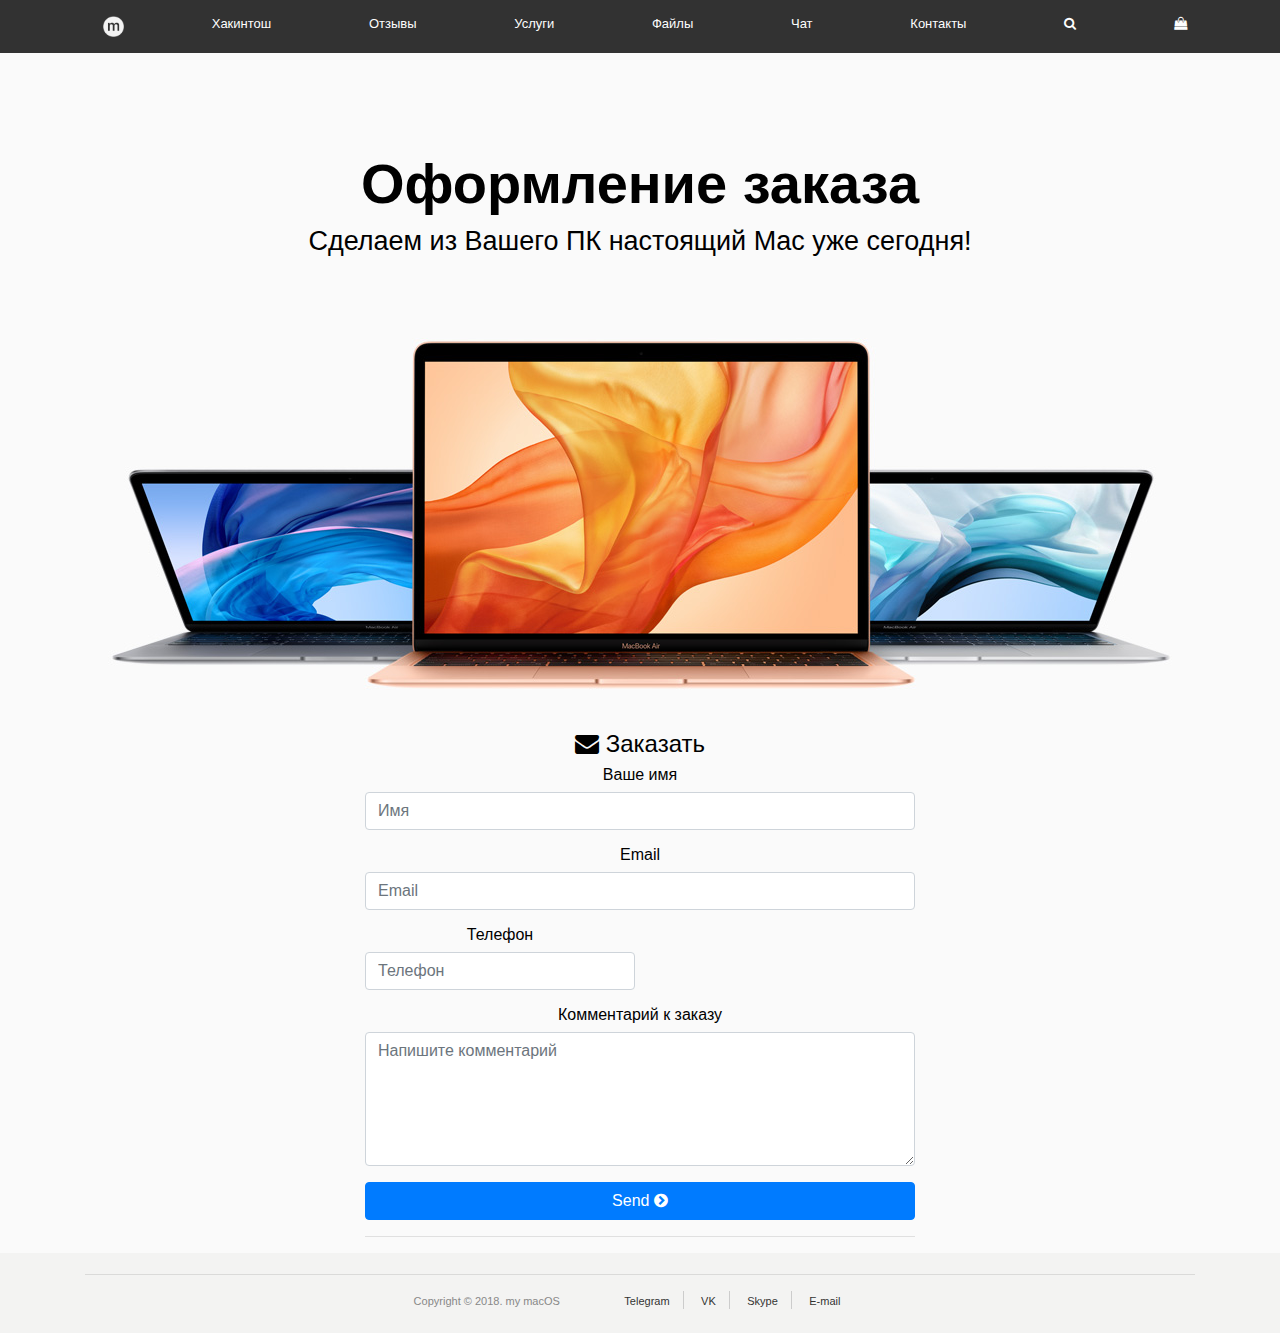
<file: zakaz.html>
<!DOCTYPE html>
<html>

<head>
    <meta charset="utf-8">
    <meta name="viewport" content="width=device-width, initial-scale=1.0, shrink-to-fit=no">
    <title>Установка macOS на ПК, лучшая цена</title>
    <meta name="description" content="Установка macOS на PC, лучшая цена, профессиональная установка под ключ. 12 лет на рынке услуг.">
    <meta name="twitter:title" content="my macOS">
    <meta name="twitter:card" content="summary_large_image">
    <meta property="og:image" content="assets/img/mac_osx_large.svg">
    <meta http-equiv="keywords" content="Установка macOS на ПК, лучшая цена">
    <meta name="keywords" content="macOS Установка macOS, Hackintosh, Asus, Gigabyte, MSI, i3, i5, i7, OSXPC, applelife, hackintoshosx.net, Clover, kexts, virtualsmc, applealc, lilu, IntelHD, AMD, UHD, Retina, iMac, MacPro, macmini, MakBook, купить хакинтош">
    <meta property="og:type" content="website">
    <meta name="twitter:description" content="Hackintosh">
    <link rel="icon" type="image/png" sizes="16x16" href="assets/img/favicon.png">
    <link rel="stylesheet" href="assets/bootstrap/css/bootstrap.min.css">
    <link rel="manifest" href="manifest.json">
    <link rel="stylesheet" href="assets/fonts/font-awesome.min.css">
    <link rel="stylesheet" href="assets/css/Contact-FormModal-Contact-Form-with-Google-Map.css">
    <link rel="stylesheet" href="assets/css/Corporate-Footer-Clean.css">
    <link rel="stylesheet" href="assets/css/form.css">
    <link rel="stylesheet" href="assets/css/News-Cards.css">
    <link rel="stylesheet" href="assets/css/styles.css">
    <link rel="stylesheet" href="assets/css/Testimonials.css">
<link rel="shortcut icon" type="image/png" href="favicon.ico">  
</head>

<body>
    <nav class="navbar navbar-dark navbar-expand-md fixed-top bg-dark">
        <div class="container"><button class="navbar-toggler" data-toggle="collapse" data-target="#navcol-1"><span class="sr-only">Toggle navigation</span><span class="navbar-toggler-icon"></span></button>
            <div class="collapse navbar-collapse" id="navcol-1">
                <ul class="nav navbar-nav flex-grow-1 justify-content-between">
                    <li class="nav-item" role="presentation"><a class="nav-link" href="#"><img class="d-sm-flex image-1" src="assets/img/logo.png" width="21px"></a></li>
                    <li class="nav-item" role="presentation"><a class="nav-link text-center" href="#hackintosh">Хакинтош</a></li>
                    <li class="nav-item" role="presentation"><a class="nav-link text-center" href="#otzyv" style="font-size: 13px;">Отзывы</a></li>
                    <li class="nav-item" role="presentation"><a class="nav-link text-center" href="#uslugi" style="font-size: 13px;">Услуги</a></li>
                    <li class="nav-item" role="presentation"><a class="nav-link text-center" href="#files" style="font-size: 13px;">Файлы</a></li>
                    <li class="nav-item" role="presentation"><a class="nav-link text-center" href="https://t.me/Hackintosh_RU" style="font-size: 13px;">Чат</a></li>
                    <li class="nav-item" role="presentation"><a class="nav-link text-center" href="#contact" style="font-size: 13px;">Контакты</a></li>
                    <li class="nav-item" role="presentation"><a class="nav-link text-center" href="#"><i class="fa fa-search" style="font-size: 13px;"></i></a></li>
                    <li class="nav-item" role="presentation"><a class="nav-link text-center" href="https://vk.com/hackintosh_osx"><i class="fa fa-shopping-bag" style="font-size: 13px;"></i></a></li>
                </ul>
            </div>
        </div>
    </nav>
    <section class="product iphone-x">
        <h1 alt="Установка macOS на PC">Оформление заказа</h1>
        <h2 alt="Установка macOS на ПК"><strong>Сделаем из Вашего ПК настоящий Mac уже сегодня</strong>!</h2>
        <div class="links"></div><img class="img-fluid" src="assets/img/macbook_air__cdtxobde737m_large.jpg" style="padding-bottom: 30px;"></section>
    <!-- Start: Contact FormModal Contact Form with Google Map -->
    <div class="container">
        <!-- Start: Contact Form -->
        <form action="javascript:void();" method="get" id="contactForm">
            <div class="form-row justify-content-center">
                <div class="col-md-6" id="message">
                    <fieldset>
                        <legend><i class="fa fa-envelope"></i> Заказать</legend>
                    </fieldset>
                    <div class="form-group has-feedback"><label for="from_name">Ваше имя</label><input class="form-control" type="text" name="from_name" required="" placeholder="Имя" id="from_name" tabindex="-1"></div>
                    <div class="form-group has-feedback"><label for="from_email">Email</label><input class="form-control" type="email" name="from_email" required="" placeholder="Email " minlength="12" pattern="any@mail.com" id="from_email"></div>
                    <div class="form-row">
                        <div class="col-sm-6">
                            <div class="form-group has-feedback"><label for="from_phone">Телефон</label><input class="form-control" type="text" name="from_phone" required="" placeholder="Телефон" maxlength="13" minlength="12" pattern="+7 (849) 00-00-00" id="from_phone"></div>
                        </div>
                    </div>
                    <div class="form-group"><label for="comments">Комментарий к заказу</label><textarea class="form-control" rows="5" name="Comments" placeholder="Напишите комментарий" id="comments"></textarea></div>
                    <div class="form-group"><button class="btn btn-primary btn-block" type="submit">Send <i class="fa fa-chevron-circle-right"></i></button></div>
                    <hr>
                </div>
            </div>
        </form>
        <!-- End: Contact Form -->
    </div>
    <!-- End: Contact FormModal Contact Form with Google Map -->
    <!-- Start: Corporate Footer Clean -->
    <footer id="contact" class="page-footer">
        <div class="container">
            <hr>
            <div class="footer-legal">
                <div class="d-inline-block copyright">
                    <p class="d-inline-block">Copyright © 2018. my macOS<br></p>
                </div>
                <div class="d-inline-block legal-links">
                    <div class="d-inline-block item"><a href="https://t.me/Hackintosh_RU" style="text-decoration: none;font-size: 11px;color: #333;">Telegram</a></div>
                    <div class="d-inline-block item"><a href="https://vk.com/hackintosh_osx" style="text-decoration: blink;font-size: 11px;color: #333;">VK</a></div>
                    <div class="d-inline-block item"><a href="skype:alexandr.r5" style="text-decoration: blink;font-size: 11px;color: #333;">Skype</a></div>
                    <div class="d-inline-block item"><a href="mailto:my.macos.vk@gmail.com" style="text-decoration: blink;font-size: 11px;color: #333;">E-mail</a></div>
                </div>
            </div>
        </div>
    </footer>
    <!-- End: Corporate Footer Clean -->
    <script src="assets/js/jquery.min.js"></script>
    <script src="assets/bootstrap/js/bootstrap.min.js"></script>
    <script src="assets/js/Contact-FormModal-Contact-Form-with-Google-Map.js"></script>
</body>

</html>
</file>
<file: assets/css/Contact-FormModal-Contact-Form-with-Google-Map.css>
.static-map {
  margin-bottom: 20px;
}

@media (max-width: 768px) and (min-width: 767px) {
  #contactForm .static-map img {
    width: 100%;
  }
}
</file>
<file: assets/css/Corporate-Footer-Clean.css>
.page-footer {
  background-color: #f3f3f2;
  padding-top: 5px;
  padding-bottom: 10px;
}

.page-footer h4 {
  color: #333333;
  font-size: 11px;
  font-weight: bold;
}

.page-footer p {
  color: #888;
  font-size: 11px;
}

.page-footer .footer-links {
  list-style: none;
  padding: 0;
  margin-bottom: 45px;
  word-break: break-all;
}

.page-footer .footer-links a {
  color: #555;
  font-size: 11px;
}

.page-footer .footer-links li {
  margin-bottom: 5px;
  line-height: 1.3;
}

.page-footer .footer-legal .copyright {
  margin-right: 60px;
}

.page-footer .footer-legal .legal-links .item {
  padding-right: 13px;
  border-right: 1px solid #ccc;
  margin: 0;
  margin-right: 13px;
}

.page-footer .footer-legal .legal-links .item:last-child {
  border-right: none;
}

.page-footer .footer-legal .legal-links .item h5 {
  font-size: 11px;
  margin-top: 0;
  margin-bottom: 0;
}

.page-footer .region {
  margin-bottom: 20px;
}

.page-footer .region a {
  color: #555;
  font-size: 11px;
}

.page-footer .region img {
  margin-right: 7px;
}

@media (min-width: 768px) {
  .page-footer .region {
    margin-bottom: 0;
  }
}

.navbar-toggler:not(:disabled):not(.disabled) {
  border-color: #000;
}

.clover {
  color: #000;
  font-weight: bold;
}

.h1, h1 {
}

.image-mob {
  text-align: center;
}

.logo-mob {
  text-align: center;
}

.navbar-dark .navbar-nav .nav-link {
}

.d-sm-flex.image-1 {
  margin-left: 48%;
}

@media (min-width: 576px) {
  .navbar-dark .navbar-nav .nav-link {
    font-size: 20px;
  }
}
</file>
<file: assets/css/form.css>
body {
  font: 100% Verdana, Arial, Helvetica, sans-serif;
  background: #fafafa;
  margin: 0;
  padding: 0;
  text-align: center;
  color: #000000;
}

@media (max-width: 300px) {
  .oneColFixCtrHdr #container {
    width: 50%;
    height: 1200px;
    background: #fafafa;
    margin: 15px auto;
    margin-left: 0;
    margin-right: 50%;
    border: 1px solid #fafafa;
    text-align: left;
  }
}

.oneColFixCtrHdr #container {
  width: 780px;
  height: 1200px;
  background: #fafafa;
  margin: 15px auto;
  border: 1px solid #fafafa;
  text-align: left;
}

.oneColFixCtrHdr #mainContent {
  padding: 0 20px;
  background: #fafafa;
  position: relative;
}

.oneColFixCtrHdr #footer {
  padding: 0 10px;
  background: #DDDDDD;
}

.oneColFixCtrHdr #footer p {
  margin: 0;
  padding: 10px 0;
}

form.form {
  width: 600px;
  margin: 0 auto;
}

form.form div {
  padding: 7px;
  margin: 4px 0;
  position: relative;
}

form.form input.text, .textarea {
  padding: 5px 10px;
  height: 20px;
  border: 1px solid #ddd;
  color: #333;
  background: url(images/bginput.jpg) repeat-x bottom #fff;
  position: relative;
  z-index: 2;
  font-size: 16px;
}

form.form input.text {
  width: 290px;
}

form.form .textarea {
  height: 150px;
  width: 290px;
}

form.form label {
  float: left;
  width: 120px;
  text-align: right;
  margin-right: 15px;
  margin-bottom: 0;
  font-weight: bold;
  color: #666;
  font-size: 13px;
}

form.form .btn {
  display: block;
  height: 31px;
  padding: 0 10px;
  background: url(images/bgbtn.jpg) repeat-x;
  color: #565e62;
  font-weight: bold;
  font-size: 12px;
  border: 1px solid #e1e0df;
  outline: none;
  cursor: pointer;
}

form.form .btn, form.form .text, form.form .textarea {
  -moz-border-radius: 8px;
  -webkit-border-radius: 8px;
  border-radius: 8px;
}

div.error_field {
  background: #FEDAFB;
  border: 1px solid #FA74F0;
}

div.errors {
  width: 580px;
  margin: 15px auto;
  padding: 10px;
  border: 1px solid #ccc;
  background: #FDFEC2;
}

div.errors .error {
  color: red;
  font-weight: bold;
  font-size: 12px;
  margin: 5px;
}
</file>
<file: assets/css/News-Cards.css>
.snip1527 {
  box-shadow: 0 0 5px rgba(0, 0, 0, 0.15);
  color: #ffffff;
  float: left;
  font-family: 'Lato', Arial, sans-serif;
  font-size: 16px;
  margin: 10px 1%;
  max-width: 310px;
  min-width: 250px;
  overflow: hidden;
  position: relative;
  text-align: left;
  width: 100%;
}

.snip1527 * {
  -webkit-box-sizing: border-box;
  box-sizing: border-box;
  -webkit-transition: all 0.25s ease;
  transition: all 0.25s ease;
}

.snip1527 img {
  max-width: 100%;
  vertical-align: top;
  position: relative;
}

.snip1527 figcaption {
  padding: 25px 20px 25px;
  position: absolute;
  bottom: 0;
  z-index: 1;
}

.snip1527 figcaption:before {
  position: absolute;
  top: 0;
  bottom: 0;
  left: 0;
  right: 0;
  background: #700877;
  content: '';
  background: -moz-linear-gradient(90deg, #700877 0%, #ff2759 100%, #ff2759 100%);
  background: -webkit-linear-gradient(90deg, #700877 0%, #ff2759 100%, #ff2759 100%);
  background: linear-gradient(90deg, #700877 0%, #ff2759 100%, #ff2759 100%);
  opacity: 0.8;
  z-index: -1;
}

.snip1527 .date {
  background-color: #fff;
  border-radius: 50%;
  color: #700877;
  font-size: 18px;
  font-weight: 700;
  min-height: 48px;
  min-width: 48px;
  padding: 10px 0;
  position: absolute;
  right: 15px;
  text-align: center;
  text-transform: uppercase;
  top: -25px;
}

.snip1527 .date span {
  display: block;
  line-height: 14px;
}

.snip1527 .date .month {
  font-size: 11px;
}

.snip1527 h3, .snip1527 p {
  margin: 0;
  padding: 0;
}

.snip1527 h3 {
  display: inline-block;
  font-weight: 700;
  letter-spacing: -0.4px;
  margin-bottom: 5px;
}

.snip1527 p {
  font-size: 0.8em;
  line-height: 1.6em;
  margin-bottom: 0px;
}

.snip1527 a {
  left: 0;
  right: 0;
  top: 0;
  bottom: 0;
  position: absolute;
  z-index: 1;
}

.snip1527:hover img, .snip1527.hover img {
  -webkit-transform: scale(1.1);
  transform: scale(1.1);
}

img {
  border-radius: 5px;
}

img {
  border-radius: 5px;
}
</file>
<file: assets/css/styles.css>
.navbar.navbar-dark.navbar-expand-md.fixed-top.bg-dark {
  background-color: #000!important;
  opacity: 0.8;
}

.navbar-dark .navbar-nav .nav-link {
  color: #fff;
  font-size: 13px;
}

.navbar-dark .navbar-nav .nav-link .apple-logo {
  font-size: 21px;
  line-height: 0;
}

body {
  padding-top: 50px;
}

.product {
  padding-top: 50px;
  text-align: center;
  margin-bottom: 10px;
  padding-left: 20px;
  padding-right: 20px;
}

@media (min-width: 576px) {
  .product {
    padding-top: 100px;
    padding-left: 0;
    padding-right: 0;
  }
}

.product h1 {
  font-size: 32px;
  font-weight: bold;
}

@media (min-width: 576px) {
  .product h1 {
    font-size: 56px;
    font-weight: bold;
  }
}

.product h2 {
  font-size: 21px;
  font-weight: lighter;
  max-width: 80%;
  margin-left: 10%;
}

@media (min-width: 576px) {
  .product h2 {
    font-size: 27px;
    font-weight: lighter;
  }
}

.product .links {
  font-size: 21px;
  margin-bottom: 50px;
}

@media (min-width: 576px) {
  .product .links {
    font-size: 21px;
    margin-bottom: 80px;
  }
}

.product-small .links {
  font-size: 17px;
  margin-bottom: 80px;
}

.product .links .learn-more {
  margin-right: 20px;
}

.product-small .links .learn-more {
  margin-right: 20px;
}

.product.iphone-x {
  background-color: #fafafa;
}

.product.ipad {
  background-color: #f4f3f4;
}

.product.macbook-pro {
  background-color: #000000;
  padding-bottom: 50px;
}

@media (min-width: 576px) {
  .product.macbook-pro {
    padding-bottom: 0;
  }
}

.product.dark {
  color: #fff;
}

.product-small.dark {
  color: #fff;
}

.product.dark a {
  color: #fff;
}

.product-small.dark a {
  color: #fff;
}

.product .links.small-link-margin {
  margin-bottom: 0;
}

.product-small .links.small-link-margin {
  margin-bottom: 10px;
}

.product-small {
  height: 550px;
  padding-top: 40px;
  margin: 0 0 10px 0;
  text-align: center;
  padding-left: 20px;
  padding-right: 20px;
}

@media (min-width: 576px) {
  .product-small {
    margin: 0 0 10px 10px;
    padding-left: 0;
    padding-right: 0;
  }
}

.product-small h3 {
  font-size: 32px;
  font-weight: bold;
}

.product-small h4 {
  font-size: 19px;
  font-weight: 400;
}

.product-small.behind-the-mac.dark {
  padding-top: 420px;
}

.products-grid {
  padding-right: 0;
}

@media (min-width: 576px) {
  .products-grid {
    padding-right: 10px;
  }
}

.product-small.iphone-8 {
  background-color: #f9f0eb;
}

.product-small.air-pods {
  background-color: #fafafa;
}

.product-small.apple-watch {
  background-color: #eeeeee;
}

.product-small h5 {
  color: #ce2626;
  font-size: 16px;
  font-weight: bold;
}
</file>
<file: assets/css/Testimonials.css>
.testimonials-clean {
  color: #313437;
  background-color: #eef4f7;
}

.testimonials-clean p {
  color: #7d8285;
}

.testimonials-clean h2 {
  font-weight: bold;
  margin-bottom: 40px;
  padding-top: 40px;
  color: inherit;
}

@media (max-width:767px) {
  .testimonials-clean h2 {
    margin-bottom: 25px;
    padding-top: 25px;
    font-size: 24px;
  }
}

.testimonials-clean .intro {
  font-size: 16px;
  max-width: 500px;
  margin: 0 auto;
}

.testimonials-clean .intro p {
  margin-bottom: 0;
}

.testimonials-clean .people {
  padding: 50px 0 20px;
}

.testimonials-clean .item {
  margin-bottom: 32px;
}

@media (min-width:768px) {
  .testimonials-clean .item {
    height: 220px;
  }
}

.testimonials-clean .item .box {
  padding: 30px;
  background-color: #fff;
  position: relative;
}

.testimonials-clean .item .box:after {
  content: '';
  position: absolute;
  left: 30px;
  bottom: -24px;
  width: 0;
  height: 0;
  border: 15px solid transparent;
  border-width: 12px 15px;
  border-top-color: #fff;
}

.testimonials-clean .item .author {
  margin-top: 28px;
  padding-left: 25px;
}

.testimonials-clean .item .name {
  font-weight: bold;
  margin-bottom: 2px;
  color: inherit;
}

.testimonials-clean .item .title {
  font-size: 13px;
  color: #9da9ae;
}

.testimonials-clean .item .description {
  font-size: 15px;
  margin-bottom: 0;
}

.testimonials-clean .item img {
  max-width: 40px;
  float: left;
  margin-right: 12px;
  margin-top: -5px;
}
</file>
